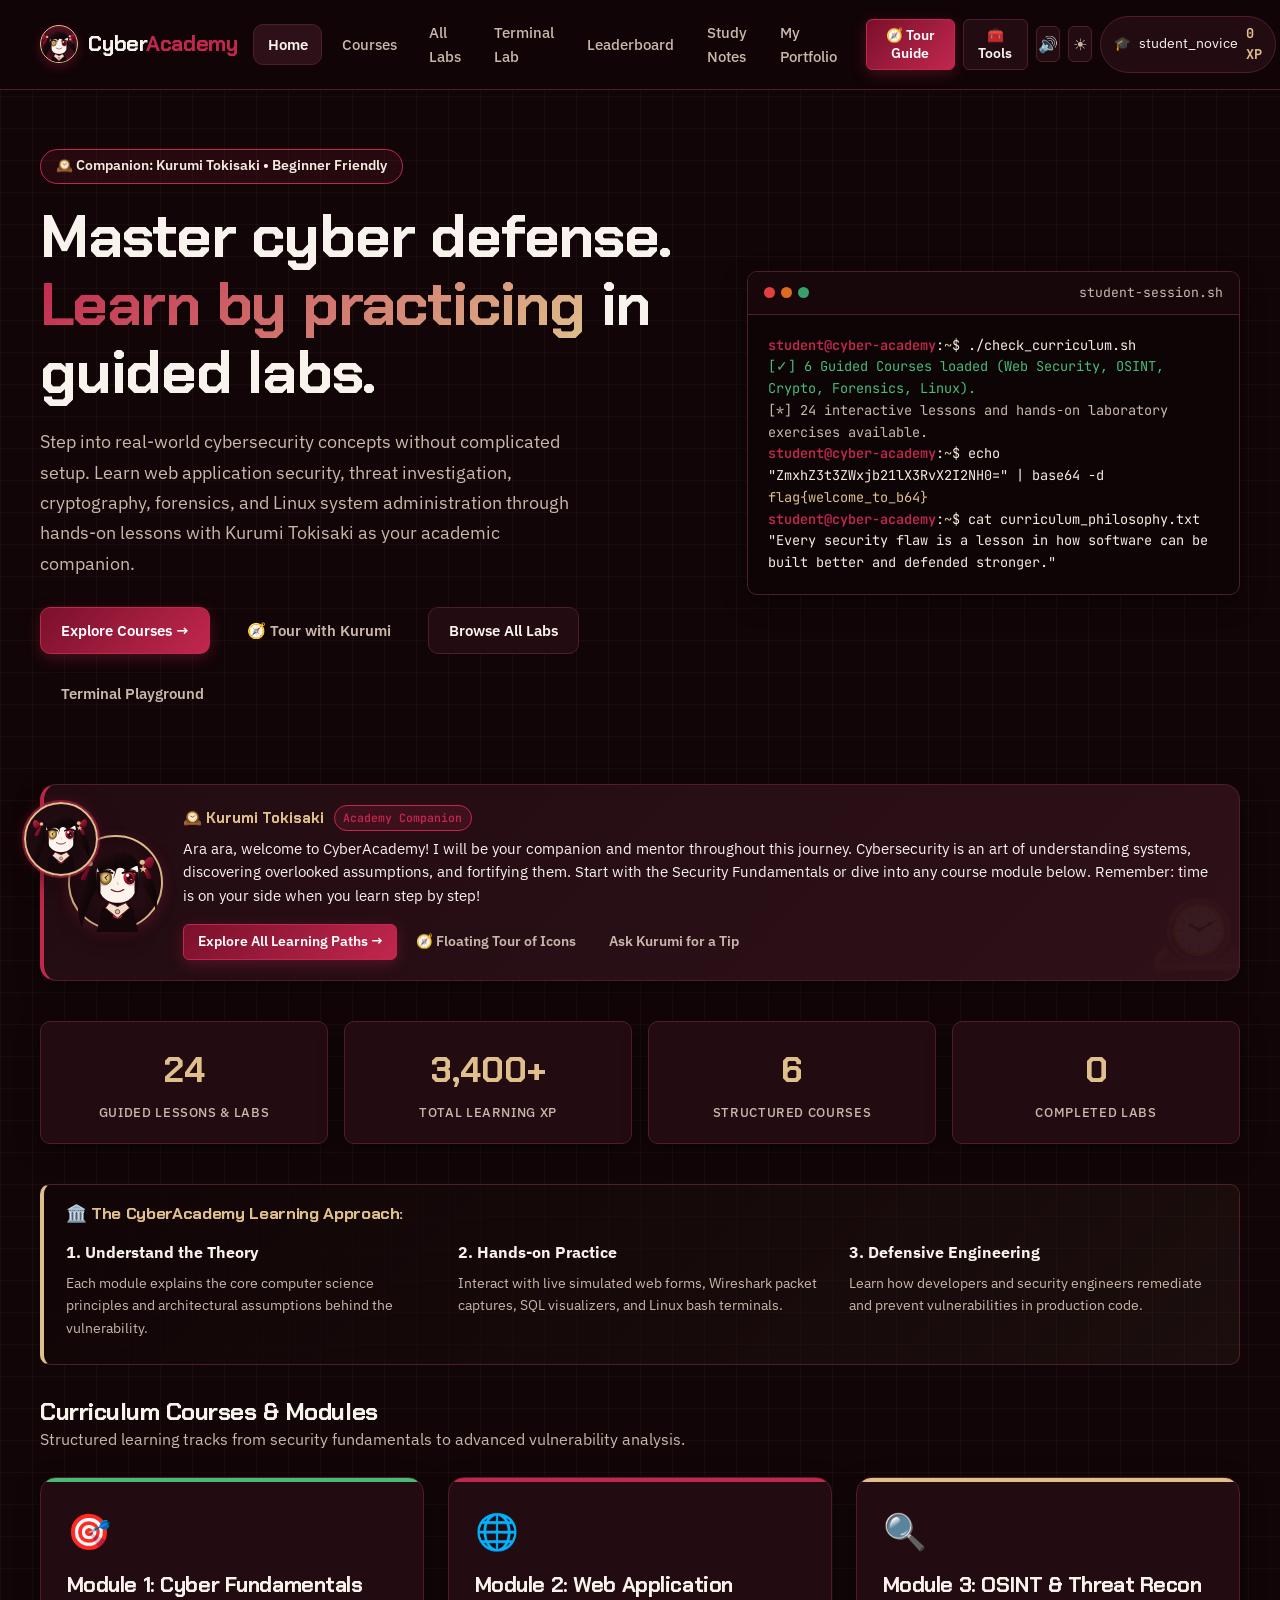
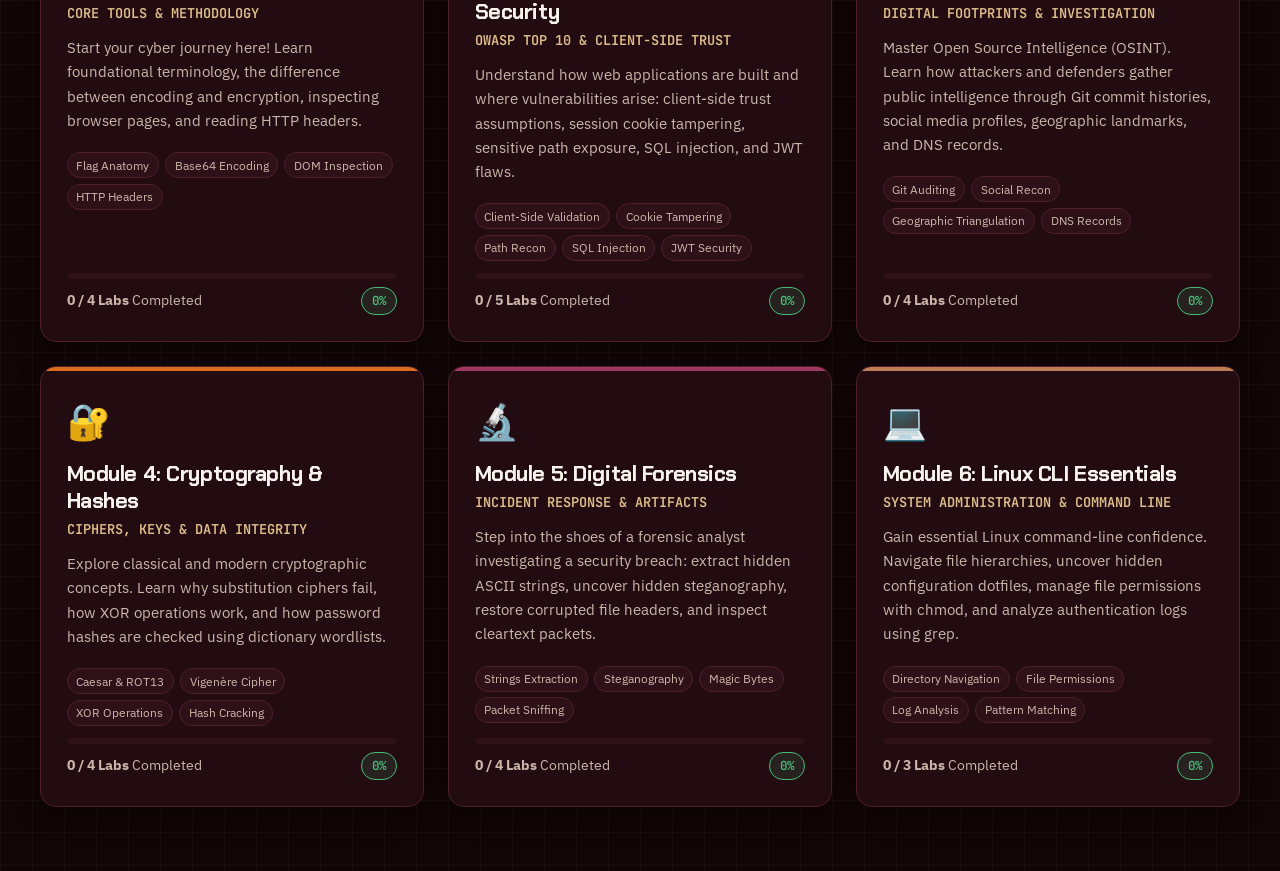
<file: ctf/index.html>
<!DOCTYPE html>
<html lang="en" data-theme="dark">
<head>
  <meta charset="utf-8">
  <meta name="viewport" content="width=device-width, initial-scale=1, viewport-fit=cover">
  <title>CyberAcademy — Learn Cybersecurity &amp; Secure Coding</title>
  <meta name="description" content="A hands-on cybersecurity learning platform featuring Kurumi Tokisaki as official mascot, structured courses, guided lessons, and simulated sandbox labs.">
  
  <!-- Fonts -->
  <link rel="preconnect" href="https://fonts.googleapis.com">
  <link rel="preconnect" href="https://fonts.gstatic.com" crossorigin>
  <link href="https://fonts.googleapis.com/css2?family=Chakra+Petch:wght@500;600;700&family=IBM+Plex+Sans:wght@400;500;600&family=JetBrains+Mono:wght@400;500;600;700&display=swap" rel="stylesheet">
  
  <!-- Main CSS -->
  <link rel="stylesheet" href="css/style.css">
</head>
<body>
  <!-- Hidden practice flag for source inspection -->
  <!-- practice flag: flag{view_source_is_your_friend} -->

  <!-- Top Navigation Header -->
  <header class="site-header">
    <div class="header-bar">
      <a class="brand" href="#home" title="CyberAcademy — Guided by Kurumi Tokisaki">
        <div class="brand-icon" id="brandMascotIcon">
          <!-- Mini Kurumi Avatar -->
          <span style="font-size:1.15rem;">🕰️</span>
        </div>
        <span>Cyber<span style="color:var(--accent-primary)">Academy</span></span>
      </a>

      <nav class="main-nav" id="mainNav">
        <a href="#home" data-route="home" class="active">Home</a>
        <a href="#rooms" data-route="rooms">Courses</a>
        <a href="#challenges" data-route="challenges">All Labs</a>
        <a href="#terminal" data-route="terminal">Terminal Lab</a>
        <a href="#scoreboard" data-route="scoreboard">Leaderboard</a>
        <a href="#learn" data-route="learn">Study Notes</a>
        <a href="#profile" data-route="profile">My Portfolio</a>
      </nav>

      <div class="header-actions">
        <button class="btn small primary" id="kurumiTourBtn" title="Let Kurumi float across icons and guide you through the platform">🧭 Tour Guide</button>
        <button class="btn small" id="openToolsBtn" title="Open Cyber Toolbelt">🧰 Tools</button>
        <button class="icon-btn" id="audioToggleBtn" title="Toggle Sound">🔊</button>
        <button class="icon-btn" id="themeToggleBtn" title="Toggle Light/Dark Theme">🌓</button>
        <div class="user-chip" id="userHeaderChip" title="View Student Profile">
          <span id="userChipAvatar">👤</span>
          <span id="userChipHandle">student_novice</span>
          <span class="pts" id="userChipPoints">0 XP</span>
        </div>
      </div>
    </div>
  </header>

  <!-- Main Viewports Router -->
  <main class="site-main">

    <!-- VIEW: HOME -->
    <section class="view-section active" id="view-home">
      <div class="hero-grid">
        <div>
          <div class="academy-pill">🕰️ Companion: Kurumi Tokisaki &bull; Beginner Friendly</div>
          <h1 class="hero-title">Master cyber defense.<br><span class="glow-text">Learn by practicing</span> in guided labs.</h1>
          <p class="hero-lead">Step into real-world cybersecurity concepts without complicated setup. Learn web application security, threat investigation, cryptography, forensics, and Linux system administration through hands-on lessons with Kurumi Tokisaki as your academic companion.</p>
          <div class="d-flex gap-2 flex-wrap">
            <a class="btn primary" href="#rooms">Explore Courses &rarr;</a>
            <button class="btn ghost" id="heroStartTourBtn" type="button" onclick="if(window.KurumiMascot&&window.KurumiMascot.startTour)window.KurumiMascot.startTour('academy');">🧭 Tour with Kurumi</button>
            <a class="btn" href="#challenges">Browse All Labs</a>
            <a class="btn ghost" href="#terminal">Terminal Playground</a>
          </div>
        </div>
        <div>
          <!-- Hero Terminal Simulation -->
          <div class="terminal-window">
            <div class="terminal-header">
              <div class="terminal-dots">
                <span class="dot red"></span>
                <span class="dot yellow"></span>
                <span class="dot green"></span>
              </div>
              <div class="terminal-title">student-session.sh</div>
            </div>
            <div class="terminal-body" style="min-height:220px; font-size:0.85rem;" id="heroTermOut">
              <span class="term-user">student@cyber-academy</span>:<span class="term-path">~</span>$ ./check_curriculum.sh<br>
              <span style="color:var(--color-success)">[✓] 6 Guided Courses loaded (Web Security, OSINT, Crypto, Forensics, Linux).</span><br>
              <span class="text-muted">[*] 24 interactive lessons and hands-on laboratory exercises available.</span><br>
              <span class="term-user">student@cyber-academy</span>:<span class="term-path">~</span>$ echo "ZmxhZ3t3ZWxjb21lX3RvX2I2NH0=" | base64 -d<br>
              <span style="color:var(--beige-gold)">flag{welcome_to_b64}</span><br>
              <span class="term-user">student@cyber-academy</span>:<span class="term-path">~</span>$ cat curriculum_philosophy.txt<br>
              <span>"Every security flaw is a lesson in how software can be built better and defended stronger."</span>
            </div>
          </div>
        </div>
      </div>

      <!-- Kurumi Mascot Welcome Card -->
      <div id="kurumiHeroCard"></div>

      <!-- Quick Platform Stats -->
      <div class="hero-stats-row">
        <div class="stat-card">
          <div class="stat-val" id="stat-challenges-count">24</div>
          <div class="stat-label">Guided Lessons &amp; Labs</div>
        </div>
        <div class="stat-card">
          <div class="stat-val" id="stat-points-count">3,400+</div>
          <div class="stat-label">Total Learning XP</div>
        </div>
        <div class="stat-card">
          <div class="stat-val">6</div>
          <div class="stat-label">Structured Courses</div>
        </div>
        <div class="stat-card">
          <div class="stat-val" id="stat-solves-count">0</div>
          <div class="stat-label">Completed Labs</div>
        </div>
      </div>

      <!-- Learning Methodology Banner -->
      <div class="callout concept mb-4">
        <h4>🏛️ The CyberAcademy Learning Approach:</h4>
        <div class="d-flex gap-3 flex-wrap mt-2">
          <div style="flex:1; min-width:240px;">
            <b>1. Understand the Theory</b>
            <p style="font-size:0.88rem; color:var(--text-muted);">Each module explains the core computer science principles and architectural assumptions behind the vulnerability.</p>
          </div>
          <div style="flex:1; min-width:240px;">
            <b>2. Hands-on Practice</b>
            <p style="font-size:0.88rem; color:var(--text-muted);">Interact with live simulated web forms, Wireshark packet captures, SQL visualizers, and Linux bash terminals.</p>
          </div>
          <div style="flex:1; min-width:240px;">
            <b>3. Defensive Engineering</b>
            <p style="font-size:0.88rem; color:var(--text-muted);">Learn how developers and security engineers remediate and prevent vulnerabilities in production code.</p>
          </div>
        </div>
      </div>

      <!-- Course Curriculum Highlights -->
      <div class="mt-4">
        <h2>Curriculum Courses &amp; Modules</h2>
        <p class="text-muted">Structured learning tracks from security fundamentals to advanced vulnerability analysis.</p>
        <div class="rooms-grid mt-2" id="homeRoomsPreview"></div>
      </div>
    </section>

    <!-- VIEW: COURSES / ROOMS -->
    <section class="view-section" id="view-rooms">
      <div class="page-head">
        <div>
          <h1>Curriculum Courses</h1>
          <p>Choose a learning track to build your cybersecurity knowledge step-by-step. Each module includes guided lessons, interactive labs, and defensive best practices.</p>
        </div>
      </div>
      <!-- Kurumi Course Companion Card -->
      <div id="kurumiCoursesCard" class="mb-3"></div>
      <div class="rooms-grid" id="roomsListGrid"></div>
    </section>

    <!-- VIEW: ALL LABS -->
    <section class="view-section" id="view-challenges">
      <div class="page-head">
        <div>
          <h1>Interactive Labs Library</h1>
          <p>Hands-on sandbox exercises. Click any lesson to view the theoretical concept, launch the simulated target, and verify your lab completion.</p>
        </div>
        <div class="d-flex align-center gap-2">
          <span class="text-muted" id="boardSummaryText">0 / 24 Completed &bull; 0 XP</span>
        </div>
      </div>

      <!-- Category Filter Tabs -->
      <div class="board-filters" id="boardFilters">
        <button class="filter-btn active" data-filter="all">All Labs</button>
        <button class="filter-btn" data-filter="practice">🎯 Module 1: Fundamentals</button>
        <button class="filter-btn" data-filter="web">🌐 Module 2: Web Security</button>
        <button class="filter-btn" data-filter="osint">🔍 Module 3: OSINT &amp; Recon</button>
        <button class="filter-btn" data-filter="crypto">🔐 Module 4: Cryptography</button>
        <button class="filter-btn" data-filter="forensics">🔬 Module 5: Forensics</button>
        <button class="filter-btn" data-filter="terminal">💻 Module 6: Linux CLI</button>
        <button class="filter-btn" data-filter="unsolved">⏳ Incomplete Labs</button>
      </div>

      <!-- Challenges/Labs Grid -->
      <div class="challenges-grid" id="challengesGrid"></div>
    </section>

    <!-- VIEW: INTERACTIVE TERMINAL -->
    <section class="view-section" id="view-terminal">
      <div class="page-head">
        <div>
          <h1>Linux Terminal Playground</h1>
          <p>A full virtual bash sandbox running directly in your browser. Practice file exploration, inspection of dotfiles, and log analysis without installing any software.</p>
        </div>
        <button class="btn small" id="termQuickHelpBtn">Quick Commands Reference</button>
      </div>
      <!-- Kurumi Terminal Companion Note -->
      <div id="kurumiTerminalCard" class="mb-3"></div>
      <div id="main-terminal-container"></div>
    </section>

    <!-- VIEW: SCOREBOARD / LEADERBOARD -->
    <section class="view-section" id="view-scoreboard">
      <div class="page-head">
        <div>
          <h1>Class Leaderboard</h1>
          <p>Track your learning progress and XP against other students. Completed labs and XP are automatically saved to your profile.</p>
        </div>
      </div>
      <div id="kurumiLeaderboardCard" class="mb-3"></div>
      <div style="overflow-x:auto;">
        <table class="scoreboard-table">
          <thead>
            <tr>
              <th style="width:80px;">Rank</th>
              <th>Student</th>
              <th>Skill Level</th>
              <th>Labs Completed</th>
              <th>Learning XP</th>
            </tr>
          </thead>
          <tbody id="scoreboardBody"></tbody>
        </table>
      </div>
    </section>

    <!-- VIEW: STUDY NOTES / LEARN -->
    <section class="view-section" id="view-learn">
      <div class="page-head">
        <div>
          <h1>Course Notes &amp; Defense Manual</h1>
          <p>Structured reference notes, vulnerability causes, and code-level remediation steps for students reviewing concepts.</p>
        </div>
      </div>
      <div id="guideContent"></div>
    </section>

    <!-- VIEW: STUDENT PORTFOLIO / PROFILE -->
    <section class="view-section" id="view-profile">
      <div class="page-head">
        <div>
          <h1>Student Learning Portfolio</h1>
          <p>Review your earned skill certificates, track course completion rates, and export your learning progress backup.</p>
        </div>
      </div>
      <div class="profile-grid">
        <!-- Profile Card -->
        <div class="profile-card">
          <div class="profile-avatar-large" id="profAvatar">🎓</div>
          <h2 id="profHandle">student_novice</h2>
          <div class="rank-pill" id="profRank">Security Apprentice</div>
          <div class="mb-3">
            <div class="d-flex justify-between text-muted" style="font-size:0.85rem; margin-bottom:0.3rem;">
              <span>Curriculum Progress</span>
              <span id="profProgressPct">0%</span>
            </div>
            <div class="room-progress-bar">
              <div class="room-progress-fill" id="profProgressBar" style="width:0%;"></div>
            </div>
          </div>
          <div class="d-flex justify-between text-left text-muted mb-3" style="font-size:0.9rem;">
            <span>Earned XP: <b style="color:var(--beige-gold)" id="profScore">0 XP</b></span>
            <span>Completed: <b style="color:var(--color-success)" id="profSolved">0 / 24</b></span>
          </div>

          <!-- Kurumi Portfolio Comment -->
          <div id="kurumiProfileCard" class="mb-3"></div>

          <!-- Edit Handle Form -->
          <form id="profileForm" class="text-left mt-3">
            <label style="font-size:0.85rem; font-weight:600; display:block; margin-bottom:0.4rem;">Student Name / Handle</label>
            <input type="text" id="profHandleInput" class="form-input mb-2" maxlength="20">
            <button type="submit" class="btn primary small" style="width:100%;">Update Profile</button>
          </form>

          <!-- Export / Import / Reset -->
          <div class="mt-4 pt-3" style="border-top:1px solid var(--border-color);">
            <div class="d-flex gap-1 justify-center flex-wrap">
              <button class="btn small" id="exportProgressBtn" title="Download backup JSON">💾 Export</button>
              <button class="btn small" id="importProgressBtn" title="Restore from JSON">📂 Import</button>
              <button class="btn small" id="resetProgressBtn" style="color:var(--color-danger);" title="Clear saved progress">⚠️ Reset</button>
              <input type="file" id="importFileInput" accept=".json" style="display:none;">
            </div>
          </div>
        </div>

        <!-- Badges & Achievements Showcase -->
        <div>
          <h2>Earned Skill Badges &amp; Certifications</h2>
          <p class="text-muted">Earn verified skill badges as you complete courses and master offensive and defensive concepts.</p>
          <div class="achievements-grid" id="achievementsGrid"></div>
        </div>
      </div>
    </section>

  </main>

  <!-- Guided Lesson & Lab Modal Dialog -->
  <dialog id="chal-dialog" class="chal-dialog">
    <div class="dialog-content">
      <div class="dialog-header">
        <div>
          <div class="d-flex gap-1 align-center flex-wrap mb-1" id="chalMetaBadges"></div>
          <h2 id="chalTitle">Lesson Title</h2>
        </div>
        <div class="d-flex gap-1 align-center">
          <button class="btn tiny ghost" id="chalTourBtn" type="button" title="Let Kurumi float across this lab's tabs & icons" onclick="if(window.KurumiMascot&&window.KurumiMascot.startTour)window.KurumiMascot.startTour('lab');">🧭 Tour Lab</button>
          <button class="icon-btn" id="chalCloseBtn" aria-label="Close dialog">✕</button>
        </div>
      </div>

      <!-- Kurumi Modal Companion Speech Box & Live Step Guide -->
      <div class="kurumi-modal-companion" id="kurumiModalCompanion">
        <div class="kurumi-modal-companion-avatar" id="kurumiModalAvatar"></div>
        <div class="kurumi-modal-companion-content">
          <div class="kurumi-modal-companion-header">
            <span class="kurumi-guide-step-badge" id="kurumiGuideStepBadge">🕰️ Step 1 of 4: Threat Concept</span>
            <span class="kurumi-guide-status-tag" id="kurumiGuideStatusTag">📖 Reading Theory</span>
          </div>
          <p class="kurumi-modal-companion-text" id="kurumiModalText">Ara ara, welcome to this lesson. Let us understand the security concept together.</p>
          <div class="kurumi-modal-companion-actions" id="kurumiModalActions">
            <button class="btn tiny primary" id="kurumiGuideNextBtn" type="button">Next Step 🐾</button>
            <button class="btn tiny ghost" id="kurumiGuideExplainBtn" type="button">Guide Me 💡</button>
            <button class="btn tiny ghost" id="kurumiGuideFocusBtn" type="button">Highlight Sandbox 🎯</button>
          </div>
        </div>
      </div>

      <!-- Educational Lesson Navigation Tabs -->
      <div class="lesson-tabs" role="tablist">
        <button class="lesson-tab-btn active" data-tab="concept">📖 1. Concept &amp; Theory</button>
        <button class="lesson-tab-btn" data-tab="lab">🧪 2. Guided Lab</button>
        <button class="lesson-tab-btn" data-tab="defense">🛡️ 3. How to Defend</button>
        <button class="lesson-tab-btn" data-tab="check">🏁 4. Lab Check</button>
      </div>

      <!-- TAB 1: Concept & Theory -->
      <div class="lesson-tab-content active" id="tabContent-concept">
        <div id="chalConceptBody"></div>
        <div class="callout realworld mt-3" id="chalRealWorldBody"></div>
        <div class="mt-3 text-right">
          <button class="btn primary small" onclick="window.App.switchLessonTab('lab')">Proceed to Guided Lab &rarr;</button>
        </div>
      </div>

      <!-- TAB 2: Interactive Lab Target -->
      <div class="lesson-tab-content" id="tabContent-lab">
        <div class="callout guide" id="chalLabGuideBody"></div>
        <div id="chalBody" class="mb-3"></div>

        <!-- Hint Accordion -->
        <details class="hint-box" id="chalHintDetails">
          <summary>💡 Need an instructor hint?</summary>
          <div class="hint-content" id="chalHintText"></div>
        </details>
        
        <div class="d-flex justify-between align-center mt-3">
          <button class="btn ghost small" onclick="window.App.switchLessonTab('concept')">&larr; Back to Theory</button>
          <button class="btn primary small" onclick="window.App.switchLessonTab('check')">Submit Lab Flag &rarr;</button>
        </div>
      </div>

      <!-- TAB 3: Defensive Remediation -->
      <div class="lesson-tab-content" id="tabContent-defense">
        <div class="callout defense" id="chalDefenseBody"></div>
        <div class="mt-3 text-right">
          <button class="btn primary small" onclick="window.App.switchLessonTab('check')">Go to Lab Check &rarr;</button>
        </div>
      </div>

      <!-- TAB 4: Lab Completion Check -->
      <div class="lesson-tab-content" id="tabContent-check">
        <div class="callout concept mb-3">
          <h4>🏁 Lab Completion Verification</h4>
          <p>Once you discover the secret flag token in the lab target, paste it below to record your completion and earn course XP.</p>
        </div>

        <form class="flag-form" id="flagSubmitForm">
          <input type="text" class="form-input flag-input" id="flagInput" placeholder="flag{...}" autocomplete="off" spellcheck="false" required>
          <button type="submit" class="btn primary">Verify Completion</button>
        </form>
        <div id="flagFeedbackMsg" class="status-msg mt-2" style="display:none;"></div>

        <div class="d-flex justify-between align-center mt-3 pt-2 text-muted" style="font-size:0.85rem; border-top:1px solid var(--border-color);">
          <button type="button" class="btn ghost small" id="chalGuideLink">📖 View Course Study Notes</button>
          <span id="chalSolveStatusText"></span>
        </div>
      </div>

    </div>
  </dialog>

  <!-- Cyber Toolbelt Dialog -->
  <dialog id="tools-dialog" class="chal-dialog" style="max-width:680px;">
    <div class="dialog-content">
      <div class="dialog-header">
        <div>
          <div class="badge medium mb-1">🛠️ Offline Cyber Toolbelt</div>
          <h2>Encoder, Decoder &amp; Hash Analyzer</h2>
        </div>
        <button class="icon-btn" id="toolsCloseBtn">✕</button>
      </div>

      <div class="form-group mb-2">
        <label style="font-weight:600; font-size:0.88rem; display:block; margin-bottom:0.3rem;">Input Text or Ciphertext:</label>
        <textarea id="toolInputText" class="form-input mono" rows="3" placeholder="Paste Base64, Hex, Binary, ROT13, or Hash here..."></textarea>
      </div>

      <div class="d-flex gap-1 flex-wrap mb-3">
        <button class="btn small" id="toolB64Dec">Base64 Decode</button>
        <button class="btn small" id="toolB64Enc">Base64 Encode</button>
        <button class="btn small" id="toolHexDec">Hex Decode</button>
        <button class="btn small" id="toolHexEnc">Hex Encode</button>
        <button class="btn small" id="toolRot13">ROT13</button>
        <button class="btn small" id="toolUrlDec">URL Decode</button>
        <button class="btn small" id="toolIdentify">🔍 Identify Format</button>
        <button class="btn small" id="toolHashSha256">SHA-256</button>
      </div>

      <div class="form-group">
        <label style="font-weight:600; font-size:0.88rem; display:block; margin-bottom:0.3rem;">Output Result:</label>
        <div id="toolOutputResult" class="code-banner text-left" style="min-height:70px; white-space:pre-wrap;">Output will appear here...</div>
      </div>
    </div>
  </dialog>

  <!-- Toast Notification Container -->
  <div class="toast-container" id="toastContainer"></div>

  <!-- Confetti Canvas -->
  <canvas id="confetti-canvas"></canvas>

  <!-- Application Scripts -->
  <script src="js/audio.js"></script>
  <script src="js/tools.js"></script>
  <script src="js/mascot.js"></script>
  <script src="js/challenges.js"></script>
  <script src="js/terminal.js"></script>
  <script src="js/app.js"></script>
</body>
</html>
</file>
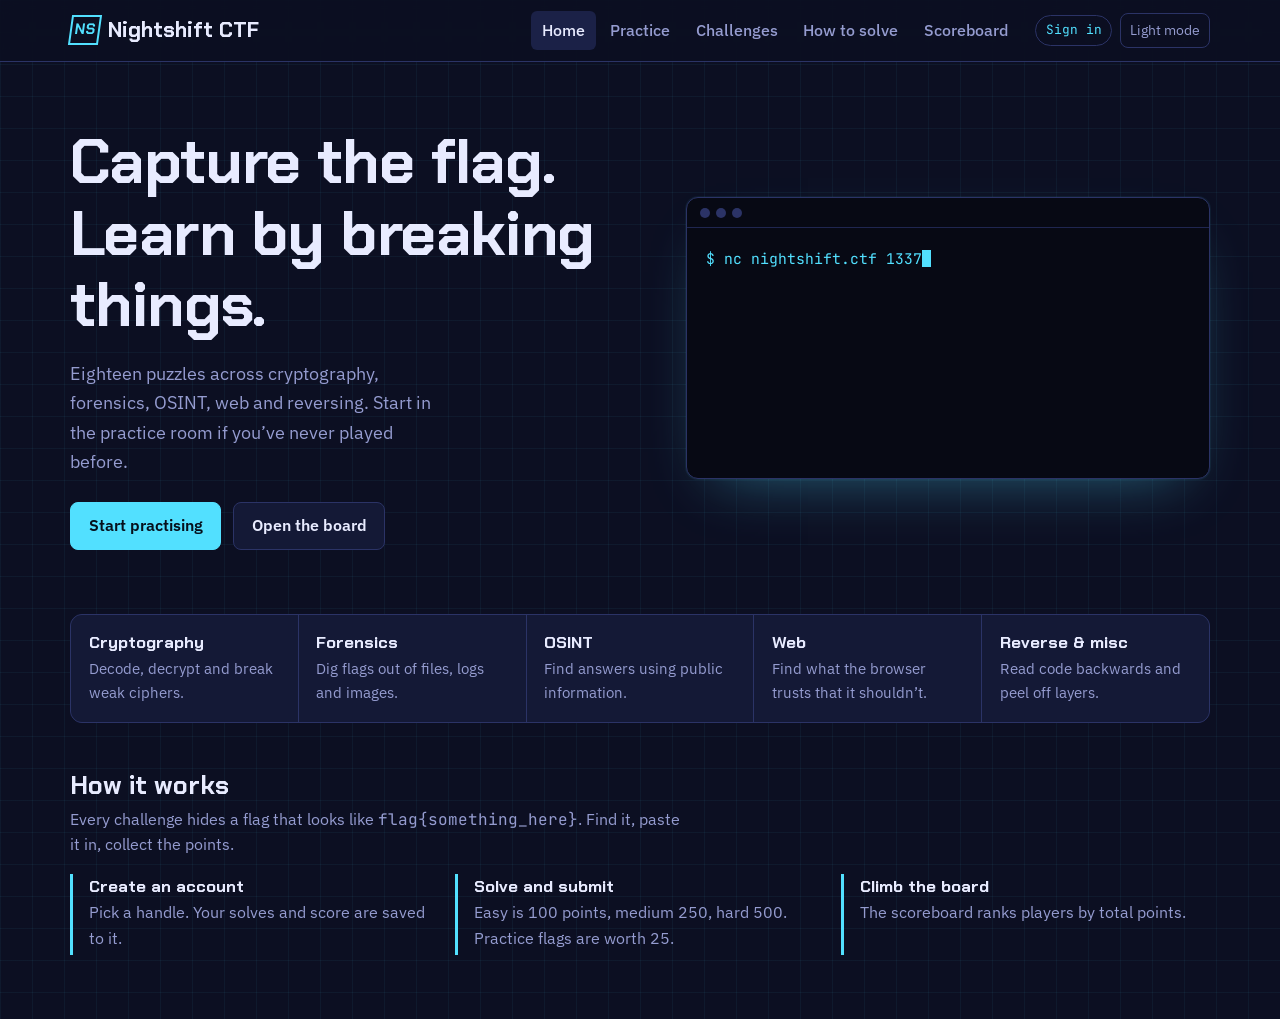
<file: ctf/Nightshift CTF.html>
<!DOCTYPE html>
<html lang="en">
<head>
<meta charset="utf-8">
<meta name="viewport" content="width=device-width, initial-scale=1, viewport-fit=cover">
<title>Nightshift CTF</title>
<link rel="preconnect" href="https://fonts.googleapis.com">
<link rel="preconnect" href="https://fonts.gstatic.com" crossorigin>
<link href="https://fonts.googleapis.com/css2?family=Chakra+Petch:wght@500;600;700&family=IBM+Plex+Sans:wght@400;500;600&family=JetBrains+Mono:wght@400;600&display=swap" rel="stylesheet">
<style>
:root{
  --bg:#0c0f22;--panel:#141936;--panel-2:#1b2147;--line:#2b3366;
  --text:#e8ebff;--muted:#959cd0;--cyan:#52e0ff;--pink:#ff5fa8;
  --easy:#5fe3a1;--med:#ffc65c;--hard:#ff6b7d;--prac:#a99cff;
  --on-accent:#06101c;--grid:rgba(82,224,255,.05);
  color-scheme:dark;
}
@media (prefers-color-scheme: dark){
  :root:not([data-theme="light"]){
    --bg:#0c0f22;--panel:#141936;--panel-2:#1b2147;--line:#2b3366;
    --text:#e8ebff;--muted:#959cd0;--cyan:#52e0ff;--pink:#ff5fa8;
    --easy:#5fe3a1;--med:#ffc65c;--hard:#ff6b7d;--prac:#a99cff;
    --on-accent:#06101c;--grid:rgba(82,224,255,.05);color-scheme:dark;
  }
}
:root[data-theme="dark"]{
  --bg:#0c0f22;--panel:#141936;--panel-2:#1b2147;--line:#2b3366;
  --text:#e8ebff;--muted:#959cd0;--cyan:#52e0ff;--pink:#ff5fa8;
  --easy:#5fe3a1;--med:#ffc65c;--hard:#ff6b7d;--prac:#a99cff;
  --on-accent:#06101c;--grid:rgba(82,224,255,.05);color-scheme:dark;
}
:root[data-theme="light"]{
  --bg:#f2f3fb;--panel:#ffffff;--panel-2:#e8eaf8;--line:#cdd2ee;
  --text:#161a3a;--muted:#555c8a;--cyan:#0072a3;--pink:#c0166a;
  --easy:#137447;--med:#865600;--hard:#b0223a;--prac:#5b47c9;
  --on-accent:#ffffff;--grid:rgba(0,114,163,.05);color-scheme:light;
}
:root{box-sizing:border-box;padding-top:env(safe-area-inset-top,0px);padding-bottom:env(safe-area-inset-bottom,0px)}
html{scroll-padding-top:calc(env(safe-area-inset-top,0px) + 72px)}
*,*::before,*::after{box-sizing:inherit}
body{
  margin:0;background:var(--bg);color:var(--text);
  font:400 1rem/1.6 "IBM Plex Sans",system-ui,-apple-system,"Segoe UI",sans-serif;
  background-image:linear-gradient(var(--grid) 1px,transparent 1px),linear-gradient(90deg,var(--grid) 1px,transparent 1px);
  background-size:32px 32px;min-height:100%;
}
body::before{content:"";position:fixed;inset:0 0 auto;height:env(safe-area-inset-top,0px);z-index:30;background:var(--bg)}
h1,h2,h3,.brand{font-family:"Chakra Petch","IBM Plex Sans",system-ui,sans-serif;line-height:1.15;margin:0}
code,pre,.mono,input.flag{font-family:"JetBrains Mono",ui-monospace,SFMono-Regular,Menlo,Consolas,monospace}
a{color:var(--cyan)}
img{max-width:100%}
button,input,textarea,select{font:inherit;color:inherit}
:focus-visible{outline:2px solid var(--cyan);outline-offset:2px}

/* header */
header{position:sticky;top:env(safe-area-inset-top,0px);z-index:20;background:color-mix(in srgb,var(--bg) 88%,transparent);backdrop-filter:blur(8px);border-bottom:1px solid var(--line)}
.bar{max-width:1180px;margin:0 auto;display:flex;align-items:center;gap:1rem;padding:.7rem 1.25rem;flex-wrap:wrap}
.brand{font-size:1.35rem;font-weight:700;text-decoration:none;color:var(--text);display:flex;align-items:center;gap:.5rem}
.brand .mark{display:inline-grid;place-items:center;width:30px;height:30px;border:2px solid var(--cyan);color:var(--cyan);font-size:.95rem;transform:skewX(-8deg)}
nav{display:flex;gap:.2rem;flex-wrap:wrap;margin-left:auto}
nav a{color:var(--muted);text-decoration:none;padding:.4rem .7rem;border-radius:6px;font-weight:500}
nav a:hover{color:var(--text)}
nav a[aria-current="page"]{color:var(--text);background:var(--panel-2)}
.who{display:flex;gap:.5rem;align-items:center}
.chip{font-family:"JetBrains Mono",monospace;font-size:.8rem;padding:.25rem .6rem;border:1px solid var(--line);border-radius:999px;color:var(--muted)}
.chip b{color:var(--cyan);font-weight:600}
.iconbtn{background:none;font-size:.85rem;border:1px solid var(--line);border-radius:8px;padding:.35rem .55rem;cursor:pointer;color:var(--muted)}
.iconbtn:hover{color:var(--text)}

main{max-width:1180px;margin:0 auto;padding:2rem 1.25rem 4rem}
section.view{display:none}
section.view.active{display:block}

.btn{display:inline-flex;align-items:center;gap:.4rem;padding:.65rem 1.1rem;border-radius:8px;border:1px solid var(--line);background:var(--panel);color:var(--text);cursor:pointer;font-weight:600;text-decoration:none}
.btn:hover{border-color:var(--cyan)}
.btn.primary{background:var(--cyan);border-color:var(--cyan);color:var(--on-accent)}
.btn.primary:hover{filter:brightness(1.08)}
.btn.small{padding:.4rem .75rem;font-size:.9rem}

/* hero */
.hero{display:grid;grid-template-columns:1.1fr 1fr;gap:2.5rem;align-items:center;padding:2rem 0 3rem}
.hero h1{font-size:clamp(2.4rem,5vw,3.9rem);font-weight:700;letter-spacing:-.01em}
.hero h1 .glitch{position:relative;display:inline-block}
.hero p.lede{color:var(--muted);font-size:1.15rem;max-width:34ch;margin:1.1rem 0 1.6rem}
.cta{display:flex;gap:.75rem;flex-wrap:wrap}
.term{background:#070914;border:1px solid var(--line);border-radius:12px;overflow:hidden;box-shadow:0 0 0 1px rgba(82,224,255,.06),0 24px 60px -30px rgba(82,224,255,.45)}
:root[data-theme="light"] .term{background:#121633}
.term .top{display:flex;gap:6px;padding:.6rem .8rem;border-bottom:1px solid #1f2650}
.term .top i{width:10px;height:10px;border-radius:50%;background:#2b3366}
.term pre{margin:0;padding:1.1rem 1.2rem;min-height:250px;color:#cfd6ff;font-size:.92rem;line-height:1.75;white-space:pre-wrap;word-break:break-word}
.term .p{color:#52e0ff}.term .o{color:#8f97c9}.term .f{color:#5fe3a1}
.caret{display:inline-block;width:.6em;height:1.1em;background:#52e0ff;vertical-align:-.2em;animation:blink 1s steps(1) infinite}
@keyframes blink{50%{opacity:0}}

.cats{display:grid;grid-template-columns:repeat(5,1fr);gap:1px;background:var(--line);border:1px solid var(--line);border-radius:12px;overflow:hidden;margin-top:1rem}
.cats div{background:var(--panel);padding:1.1rem}
.cats h3{font-size:1.05rem;margin-bottom:.3rem}
.cats p{margin:0;color:var(--muted);font-size:.92rem}
.home-sec{margin-top:3rem}
.home-sec h2{font-size:1.6rem;margin-bottom:.4rem}
.home-sec > p{color:var(--muted);margin:0 0 1rem;max-width:62ch}
.steps{display:grid;grid-template-columns:repeat(3,1fr);gap:1rem}
.steps div{border-left:3px solid var(--cyan);padding:.2rem 0 .2rem 1rem}
.steps h3{font-size:1.05rem;margin-bottom:.25rem}
.steps p{margin:0;color:var(--muted)}

/* page head */
.phead{display:flex;justify-content:space-between;align-items:flex-end;gap:1rem;flex-wrap:wrap;margin-bottom:1.5rem}
.phead h1{font-size:clamp(2rem,4vw,2.8rem)}
.phead p{color:var(--muted);margin:.4rem 0 0;max-width:60ch}

/* auth */
.auth{max-width:440px;margin:1rem auto;background:var(--panel);border:1px solid var(--line);border-radius:14px;padding:1.6rem}
.tabs{display:grid;grid-template-columns:1fr 1fr;background:var(--panel-2);border-radius:9px;padding:4px;margin-bottom:1.3rem}
.tabs button{background:none;border:0;padding:.55rem;border-radius:7px;cursor:pointer;color:var(--muted);font-weight:600}
.tabs button[aria-selected="true"]{background:var(--panel);color:var(--text)}
label{display:block;font-weight:500;margin:.9rem 0 .35rem;font-size:.95rem}
.field{width:100%;padding:.65rem .8rem;border-radius:8px;border:1px solid var(--line);background:var(--bg);color:var(--text)}
.field:focus{border-color:var(--cyan);outline:none}
.help{color:var(--muted);font-size:.85rem;margin-top:.3rem}
.msg{margin-top:1rem;font-size:.95rem;min-height:1.4em}
.msg.err{color:var(--hard)}.msg.ok{color:var(--easy)}
.auth .btn{width:100%;justify-content:center;margin-top:1.2rem}
.signed{text-align:center}
.signed h2{font-size:1.5rem;margin-bottom:.4rem}

/* board */
.summary{display:flex;gap:1.5rem;flex-wrap:wrap;margin-bottom:1.2rem;color:var(--muted)}
.summary b{color:var(--text);font-family:"Chakra Petch",sans-serif;font-size:1.4rem;margin-right:.3rem}
.board-wrap{overflow-x:auto;border:1px solid var(--line);border-radius:14px;background:var(--panel)}
.board{display:grid;grid-template-columns:110px repeat(5,minmax(170px,1fr));min-width:960px}
.board .hd{padding:1rem;border-bottom:1px solid var(--line);font-family:"Chakra Petch",sans-serif;font-weight:600;font-size:1.05rem}
.board .hd small{display:block;color:var(--muted);font-family:"IBM Plex Sans",sans-serif;font-weight:400;font-size:.82rem}
.board .lv{padding:1rem;display:flex;flex-direction:column;justify-content:center;border-right:1px solid var(--line);font-weight:600}
.board .lv span{font-family:"JetBrains Mono",monospace;font-size:.8rem;color:var(--muted);font-weight:400}
.lv.easy{color:var(--easy)}.lv.medium{color:var(--med)}.lv.hard{color:var(--hard)}
.cell{padding:.6rem}
.board .row-line{grid-column:1/-1;height:1px;background:var(--line)}
.tile{width:100%;height:100%;min-height:112px;text-align:left;background:var(--panel-2);border:1px solid transparent;border-radius:10px;padding:.85rem;cursor:pointer;display:flex;flex-direction:column;gap:.35rem;transition:border-color .15s,transform .15s}
.tile:hover{border-color:var(--lvl);transform:translateY(-2px)}
.tile .pts{font-family:"Chakra Petch",sans-serif;font-size:1.5rem;font-weight:700;color:var(--lvl)}
.tile .t{font-weight:600}
.tile.solved{background:transparent;border:1px dashed var(--lvl)}
.tile.solved .pts::after{content:" ✓ solved";font-size:.8rem;font-family:"IBM Plex Sans",sans-serif;font-weight:600}
.tile[data-level="easy"]{--lvl:var(--easy)}.tile[data-level="medium"]{--lvl:var(--med)}.tile[data-level="hard"]{--lvl:var(--hard)}.tile[data-level="practice"]{--lvl:var(--prac)}
@media (prefers-reduced-motion:reduce){.tile,.tile:hover{transition:none;transform:none}.caret{animation:none}}

/* practice */
.prac-grid{display:grid;grid-template-columns:1.2fr 1fr;gap:2rem;align-items:start}
.lesson ol{padding-left:1.3rem;margin:0}
.lesson li{margin-bottom:1.1rem}
.lesson li h3{font-size:1.1rem;margin-bottom:.25rem}
.lesson li p{margin:.2rem 0;color:var(--muted)}
.prac-list{display:flex;flex-direction:column;gap:.8rem}
.prac-list .tile{min-height:0}
.toolbox{margin-top:1.5rem;background:var(--panel);border:1px solid var(--line);border-radius:12px;padding:1.2rem}
.toolbox h3{font-size:1.1rem;margin-bottom:.5rem}
.toolbox ul{margin:0;padding-left:1.1rem;color:var(--muted)}
.toolbox li{margin:.3rem 0}
.toolbox li b{color:var(--text)}

/* learn */
.learn{display:grid;grid-template-columns:220px 1fr;gap:2.5rem;align-items:start}
.toc{position:sticky;top:calc(env(safe-area-inset-top,0px) + 84px);display:flex;flex-direction:column;gap:.2rem}
.toc button{background:none;border:0;text-align:left;padding:.35rem .6rem;color:var(--muted);cursor:pointer;border-radius:6px}
.toc button:hover{color:var(--text);background:var(--panel-2)}
.prose{max-width:76ch}
.prose h2{font-size:1.6rem;margin:2.2rem 0 .6rem}
.prose h2:first-child{margin-top:0}
.prose p,.prose li{color:color-mix(in srgb,var(--text) 86%,var(--muted))}
.prose code{background:var(--panel-2);padding:.1em .35em;border-radius:4px;font-size:.9em}
.prose pre,.chal pre{background:var(--panel-2);border:1px solid var(--line);border-radius:8px;padding:.85rem 1rem;overflow-x:auto;font-size:.85rem;line-height:1.55;margin:.8rem 0}
.wu{border:1px solid var(--line);border-radius:10px;margin:.7rem 0;background:var(--panel)}
.wu summary{cursor:pointer;padding:.85rem 1rem;display:flex;gap:.7rem;align-items:center;list-style:none;font-weight:600}
.wu summary::-webkit-details-marker{display:none}
.wu summary::before{content:"+";font-family:"JetBrains Mono",monospace;color:var(--cyan);width:1ch}
.wu[open] summary::before{content:"−"}
.wu .body{padding:0 1.1rem 1rem 2.6rem}
.lvl-tag{font-family:"JetBrains Mono",monospace;font-size:.75rem;padding:.12rem .5rem;border-radius:999px;border:1px solid currentColor;font-weight:400}
.lvl-tag.easy{color:var(--easy)}.lvl-tag.medium{color:var(--med)}.lvl-tag.hard{color:var(--hard)}.lvl-tag.practice{color:var(--prac)}
.spoiler{margin-top:.6rem}
.spoiler button{background:none;border:1px dashed var(--line);color:var(--muted);padding:.35rem .7rem;border-radius:6px;cursor:pointer}
.spoiler code.answer{display:none}
.spoiler.shown code.answer{display:inline}
.spoiler.shown button{display:none}

/* scoreboard */
.scores{width:100%;border-collapse:collapse;background:var(--panel);border:1px solid var(--line);border-radius:12px;overflow:hidden}
.scores th,.scores td{padding:.8rem 1rem;text-align:left;border-bottom:1px solid var(--line)}
.scores th{color:var(--muted);font-weight:500;font-size:.9rem}
.scores td.rank{font-family:"Chakra Petch",sans-serif;font-weight:700;font-size:1.2rem;width:70px}
.scores tr.top1 td.rank{color:var(--med)}.scores tr.top2 td.rank{color:#c9d1ff}.scores tr.top3 td.rank{color:#e3a06b}
.scores tr.me td{background:color-mix(in srgb,var(--cyan) 10%,transparent)}
.scores td.num{font-family:"JetBrains Mono",monospace}
.you{font-size:.75rem;color:var(--cyan);margin-left:.4rem}
.empty{padding:2rem;text-align:center;color:var(--muted);background:var(--panel);border:1px dashed var(--line);border-radius:12px}
.src{color:var(--muted);font-size:.9rem;margin-top:.8rem}

/* modal */
dialog{border:1px solid var(--line);border-radius:14px;background:var(--panel);color:var(--text);padding:0;width:min(720px,calc(100vw - 2rem));max-height:calc(100dvh - 2rem - env(safe-area-inset-top,0px) - env(safe-area-inset-bottom,0px))}
dialog::backdrop{background:rgba(5,7,18,.7);backdrop-filter:blur(3px)}
.chal{padding:1.5rem 1.6rem 1.6rem}
.chal .meta{display:flex;gap:.5rem;align-items:center;flex-wrap:wrap;margin-bottom:.6rem;color:var(--muted);font-size:.9rem}
.chal h2{font-size:1.8rem;margin-bottom:.8rem}
.chal .close{float:right;margin:-.4rem -.4rem 0 0}
.chal .desc p{margin:.5rem 0}
.widget{background:var(--bg);border:1px solid var(--line);border-radius:10px;padding:1rem;margin:1rem 0}
.widget .row{display:flex;gap:.5rem;flex-wrap:wrap}
.widget .row .field{flex:1;min-width:180px}
.widget .out{margin-top:.6rem;font-family:"JetBrains Mono",monospace;font-size:.9rem;word-break:break-all}
.hint{margin:1rem 0;border:1px solid var(--line);border-radius:8px}
.hint summary{cursor:pointer;padding:.6rem .9rem;color:var(--med);font-weight:500}
.hint p{margin:0;padding:0 .9rem .8rem;color:var(--muted)}
.submit{display:flex;gap:.5rem;flex-wrap:wrap;margin-top:1rem}
.submit input{flex:1;min-width:200px}
.chal .foot{display:flex;justify-content:space-between;gap:1rem;flex-wrap:wrap;margin-top:1rem;font-size:.9rem}
.linkbtn{background:none;border:0;color:var(--cyan);cursor:pointer;text-decoration:underline;padding:0}

.toast{position:fixed;left:50%;bottom:calc(env(safe-area-inset-bottom,0px) + 1.5rem);transform:translateX(-50%);background:var(--easy);color:#06101c;padding:.75rem 1.2rem;border-radius:10px;font-weight:600;z-index:50;display:none}
.toast.show{display:block}

@media (max-width:860px){
  .hero,.prac-grid,.learn{grid-template-columns:1fr}
  .cats{grid-template-columns:1fr 1fr}
  .steps{grid-template-columns:1fr}
  .toc{position:static;flex-direction:row;flex-wrap:wrap}
  nav{margin-left:0;width:100%;order:3}
}
</style>
</head>
<body>
<!-- practice flag: flag{view_source_is_your_friend} -->
<header>
  <div class="bar">
    <a class="brand" href="#home"><span class="mark">NS</span>Nightshift CTF</a>
    <nav aria-label="Main">
      <a href="#home" data-route="home">Home</a>
      <a href="#practice" data-route="practice">Practice</a>
      <a href="#challenges" data-route="challenges">Challenges</a>
      <a href="#learn" data-route="learn">How to solve</a>
      <a href="#scoreboard" data-route="scoreboard">Scoreboard</a>
    </nav>
    <div class="who">
      <span class="chip" id="whoChip"><a href="#login" style="text-decoration:none">Sign in</a></span>
      <button class="iconbtn" id="themeBtn" >Light mode</button>
    </div>
  </div>
</header>

<main>
  <!-- HOME -->
  <section class="view" id="view-home">
    <div class="hero">
      <div>
        <h1>Capture the flag.<br>Learn by breaking things.</h1>
        <p class="lede">Eighteen puzzles across cryptography, forensics, OSINT, web and reversing. Start in the practice room if you’ve never played before.</p>
        <div class="cta">
          <a class="btn primary" href="#practice">Start practising</a>
          <a class="btn" href="#challenges">Open the board</a>
        </div>
      </div>
      <div class="term" aria-label="Example terminal session">
        <div class="top"><i></i><i></i><i></i></div>
        <pre id="termOut"></pre>
      </div>
    </div>

    <div class="cats">
      <div><h3>Cryptography</h3><p>Decode, decrypt and break weak ciphers.</p></div>
      <div><h3>Forensics</h3><p>Dig flags out of files, logs and images.</p></div>
      <div><h3>OSINT</h3><p>Find answers using public information.</p></div>
      <div><h3>Web</h3><p>Find what the browser trusts that it shouldn’t.</p></div>
      <div><h3>Reverse &amp; misc</h3><p>Read code backwards and peel off layers.</p></div>
    </div>

    <div class="home-sec">
      <h2>How it works</h2>
      <p>Every challenge hides a flag that looks like <code class="mono">flag{something_here}</code>. Find it, paste it in, collect the points.</p>
      <div class="steps">
        <div><h3>Create an account</h3><p>Pick a handle. Your solves and score are saved to it.</p></div>
        <div><h3>Solve and submit</h3><p>Easy is 100 points, medium 250, hard 500. Practice flags are worth 25.</p></div>
        <div><h3>Climb the board</h3><p>The scoreboard ranks players by total points.</p></div>
      </div>
    </div>
  </section>

  <!-- LOGIN -->
  <section class="view" id="view-login">
    <div class="auth" id="authBox"></div>
  </section>

  <!-- PRACTICE -->
  <section class="view" id="view-practice">
    <div class="phead">
      <div>
        <h1>Practice room</h1>
        <p>New to CTFs? Work through these three in order. Each one teaches a habit you’ll use on the real board.</p>
      </div>
    </div>
    <div class="prac-grid">
      <div class="lesson">
        <ol>
          <li><h3>Know what you’re looking for</h3><p>A flag is a string in the format <code class="mono">flag{...}</code>. Copy it exactly, braces included. Flags are case-sensitive.</p></li>
          <li><h3>Recognise encodings</h3><p>Strings ending in <code class="mono">=</code> with letters, digits, <code class="mono">+</code> and <code class="mono">/</code> are usually Base64. Encoding isn’t encryption: anyone can reverse it.</p></li>
          <li><h3>Look behind the page</h3><p>Websites carry more than you can see. Right-click and choose Inspect, or press F12, to read the HTML, comments and storage.</p></li>
          <li><h3>Use hints, then write-ups</h3><p>Stuck for more than 15 minutes? Open the hint. Still stuck? The How to solve page walks through every challenge.</p></li>
        </ol>
      </div>
      <div>
        <div class="prac-list" id="pracList"></div>
        <div class="toolbox">
          <h3>Your starter toolkit</h3>
          <ul>
            <li><b>CyberChef</b> for decoding almost anything: <a href="https://gchq.github.io/CyberChef/" target="_blank" rel="noopener">gchq.github.io/CyberChef</a></li>
            <li><b>Browser developer tools</b> (F12) for HTML, cookies and storage</li>
            <li><b>A map and a search engine</b> for OSINT</li>
            <li><b>strings, exiftool, xxd</b> on Linux or macOS for file forensics</li>
          </ul>
        </div>
      </div>
    </div>
  </section>

  <!-- CHALLENGES -->
  <section class="view" id="view-challenges">
    <div class="phead">
      <div>
        <h1>Challenge board</h1>
        <p>Pick any tile. Harder rows are worth more. Sign in to save your solves.</p>
      </div>
    </div>
    <div class="summary" id="summary"></div>
    <div class="board-wrap"><div class="board" id="board"></div></div>
  </section>

  <!-- LEARN -->
  <section class="view" id="view-learn">
    <div class="phead">
      <div>
        <h1>How to solve</h1>
        <p>The method behind every challenge on the board. Try first, then read. Final answers are hidden until you ask for them.</p>
      </div>
    </div>
    <div class="learn">
      <div class="toc" id="toc"></div>
      <div class="prose" id="learnBody"></div>
    </div>
  </section>

  <!-- SCOREBOARD -->
  <section class="view" id="view-scoreboard">
    <div class="phead">
      <div>
        <h1>Scoreboard</h1>
        <p>Ranked by total points. Ties go to whoever got there first.</p>
      </div>
    </div>
    <div id="scoreBody"></div>
    <p class="src" id="scoreSrc"></p>
  </section>
</main>

<dialog id="dlg"><div class="chal" id="chal"></div></dialog>
<div class="toast" id="toast" role="status" aria-live="polite"></div>

<script>
(function(){
"use strict";
const $=(s,r=document)=>r.querySelector(s);
const esc=s=>String(s).replace(/[&<>"']/g,c=>({"&":"&amp;","<":"&lt;",">":"&gt;",'"':"&quot;","'":"&#39;"}[c]));
const store={
  get(k,d){try{const v=localStorage.getItem(k);return v?JSON.parse(v):d}catch(e){return d}},
  set(k,v){try{localStorage.setItem(k,JSON.stringify(v))}catch(e){}}
};
const unshift=(arr,n)=>arr.map(c=>String.fromCharCode(c-n)).join("");

/* ---------- theme ---------- */
const themeBtn=$("#themeBtn");
function applyTheme(t){document.documentElement.setAttribute("data-theme",t);store.set("ns_theme",t);themeBtn.textContent=t==="dark"?"Light mode":"Dark mode"}
applyTheme(store.get("ns_theme","dark"));
themeBtn.addEventListener("click",()=>applyTheme(document.documentElement.getAttribute("data-theme")==="dark"?"light":"dark"));

/* ---------- data ---------- */
const POINTS={practice:25,easy:100,medium:250,hard:500};
const CATS=[
  {id:"crypto",name:"Cryptography",sub:"Ciphers and encodings"},
  {id:"forensics",name:"Forensics",sub:"Files, logs, images"},
  {id:"osint",name:"OSINT",sub:"Open-source intel"},
  {id:"web",name:"Web",sub:"Client-side trust"},
  {id:"rev",name:"Reverse & misc",sub:"Code and layers"}
];
const HEX="3c363b3d2135343f0538232e3f05332905343f2c3f28053f34352f3d3227";
const BIN="01100011 00110011 01101100 01110101 01100100 01001000 01110100 00110101 01100010 01101101 01111000 01111001 01011010 01010111 01011010 01100110 01011001 01101101 01000110 01100110 01100101 01010111 00110101 01110011 01100011 01101101 01010110 01101101 01100110 01010001 00111101 00111101";
const JWT_GUEST="eyJhbGciOiJIUzI1NiIsInR5cCI6IkpXVCJ9.eyJ1c2VyIjoiZ3Vlc3QiLCJyb2xlIjoidXNlciJ9.kX9d0Qm2bT7cV1sPq8yL3nR6wZ4aF5hJ0eUoI2tGc1M";

const CH=[
 /* practice */
 {id:"p1",cat:"practice",level:"practice",title:"Your first flag",
  body:`<p>Welcome. Every challenge ends with a flag. This one is free so you can try submitting.</p><p>The flag is <code class="mono">flag{hello_ctf}</code>. Copy it into the box below and press Submit flag.</p>`,
  hint:"Copy the whole thing, including flag and both curly braces.",
  hashes:["7f4a1a26132b8407e43566a38f50ae8673752d93df105ab73bde016b74f7649c"],
  wu:`<p>Nothing to solve here: the point is learning the format. Flags are always <code>flag{...}</code>, are case-sensitive, and must be pasted exactly.</p>`,ans:"flag{hello_ctf}"},
 {id:"p2",cat:"practice",level:"practice",title:"Base64 warm-up",
  body:`<p>Someone left this string in a config file:</p><pre>ZmxhZ3t3ZWxjb21lX3RvX2I2NH0=</pre><p>Decode it.</p>`,
  hint:"The trailing = is padding, a strong sign of Base64. Try CyberChef’s From Base64 recipe, or atob() in the browser console.",
  hashes:["7c6fa8f898a3cc9a9af6aa1c2f63eb11e6083f7d55533955fa89d451452cd760"],
  wu:`<p>Base64 turns bytes into 64 printable characters and pads the end with <code>=</code>. Open your browser console (F12, Console tab) and run:</p><pre>atob("ZmxhZ3t3ZWxjb21lX3RvX2I2NH0=")</pre><p>On Linux or macOS: <code>echo ZmxhZ3t3ZWxjb21lX3RvX2I2NH0= | base64 -d</code>.</p>`,ans:"flag{welcome_to_b64}"},
 {id:"p3",cat:"practice",level:"practice",title:"Look closer",
  body:`<p>This very website is hiding a practice flag. You won’t see it on screen.</p><p>Developers often leave notes for each other in HTML comments.</p>`,
  hint:"Press F12 (or right-click, Inspect) and look near the top of the body element for a green comment.",
  hashes:["13f0902326f8619b0478050515fd86b03a0ed125227f109b5d1188a914393c9b"],
  wu:`<p>HTML comments look like <code>&lt;!-- like this --&gt;</code>. Browsers don’t display them, but they’re sent to every visitor. Open developer tools, go to the Elements (or Inspector) tab and expand <code>&lt;body&gt;</code>. The first child is a comment containing the flag. In real assessments, comments often leak internal paths, credentials or TODOs.</p>`,ans:"flag{view_source_is_your_friend}"},

 /* crypto */
 {id:"c1",cat:"crypto",level:"easy",title:"Thirteen steps",
  body:`<p>An ancient forum post contains this message:</p><pre>synt{ebg13_vf_abg_rapelcgvba}</pre><p>The braces survived. The letters didn’t.</p>`,
  hint:"Count how far 's' is from 'f' in the alphabet.",
  hashes:["f88220851f00f229caffa2e06c33d7088bda50fe5489ca96fe8e0ccbd264b7cd"],
  wu:`<p>We know the flag starts with <code>flag</code>, and the ciphertext starts with <code>synt</code>. f→s, l→y, a→n, g→t: every letter moved 13 places. That’s ROT13, a Caesar cipher with shift 13. Because the alphabet has 26 letters, applying ROT13 twice gives back the original, so just apply it again (CyberChef: ROT13).</p><p>Lesson: a known plaintext prefix like <code>flag{</code> lets you work out simple shifts instantly.</p>`,ans:"flag{rot13_is_not_encryption}"},
 {id:"c2",cat:"crypto",level:"medium",title:"Monkey business",
  body:`<p>This one uses a keyword, so a single shift won’t work:</p><pre>rznq{ockg_eotcmh_ckxrqfac_pcmy}</pre><p>The key is a six-letter animal that loves pressing buttons in server rooms.</p>`,
  hint:"It’s a Vigenère cipher. Use the known start 'flag' to recover the first four letters of the key, then guess the rest.",
  hashes:["b72a6f6e546d1e48364e98817abbea226300a828a8351e526f00dd95d6b5dd8d"],
  wu:`<p>Vigenère shifts each letter by a different amount, taken from a repeating keyword. Non-letters are skipped and don’t use up key letters.</p><p>Known plaintext attack: subtract plaintext from ciphertext letter by letter. r−f = 12 (M), z−l = 14 (O), n−a = 13 (N), q−g = 10 (K). The key starts MONK, and the clue says six letters: MONKEY.</p><p>Decrypt with CyberChef’s Vigenère Decode and key <code>monkey</code>.</p><p>Lesson: repeating keys leak patterns, and a known prefix gives the key away.</p>`,ans:"flag{keys_repeat_patterns_leak}"},
 {id:"c3",cat:"crypto",level:"hard",title:"Single-byte secrets",
  body:`<p>We intercepted this hex blob. Our analyst thinks it was XORed with one secret byte.</p><pre>${HEX}</pre><p>There are only 256 possible keys.</p>`,
  hint:"XOR the first byte (0x3c) with the letter 'f' (0x66) and see what key falls out. Or brute force all 256 keys.",
  hashes:["05634f9f1e78040f728eaa984d14b3eae8b645b3410ebb4e87f7c6cf34647cd0"],
  wu:`<p>XOR is its own inverse: if <code>c = p ⊕ k</code> then <code>p = c ⊕ k</code> and <code>k = c ⊕ p</code>. Since the flag starts with <code>f</code> (0x66) and the first byte is 0x3c, the key is 0x3c ⊕ 0x66 = <code>0x5a</code> (the letter Z).</p><p>In CyberChef: From Hex, then XOR with key <code>5a</code> (hex). Or use the XOR Brute Force operation with crib <code>flag</code>. In the browser console:</p><pre>"${HEX}".match(/../g).map(b=>String.fromCharCode(parseInt(b,16)^0x5a)).join("")</pre><p>Lesson: a one-byte key has 256 possibilities, which a computer checks in microseconds.</p>`,ans:"flag{one_byte_is_never_enough}"},

 /* forensics */
 {id:"f1",cat:"forensics",level:"easy",title:"Hex marks the spot",
  body:`<p>Here’s the start of a suspicious image file, shown as a hex dump:</p><pre>00000000  89 50 4e 47 0d 0a 1a 0a 00 00 00 0d 49 48 44 52   |.PNG........IHDR|
00000010  00 00 01 00 00 00 00 00 00 00 74 45 58 74 43 6f   |..........tEXtCo|
00000020  6d 6d 65 6e 74 00 66 6c 61 67 7b 73 74 72 69 6e   |mment.flag{strin|
00000030  67 73 5f 66 69 6e 64 73 5f 65 76 65 72 79 74 68   |gs_finds_everyth|
00000040  69 6e 67 7d 00 00 49 44 41 54 78 9c ed            |ing}..IDATx..|</pre>`,
  hint:"Ignore the hex columns. Read the text column on the right, across the line breaks.",
  hashes:["199aed4339f9a2492ede8ce9b865c72d55c598eb6f13e993226c95532b2f1366"],
  wu:`<p>A hex dump shows each byte as two hex digits, with a printable version on the right (dots stand for unprintable bytes). The first bytes <code>89 50 4E 47</code> are the PNG “magic number”. Further on, a <code>tEXt</code> chunk holds a Comment, and the flag is split across three rows of the text column.</p><p>With a real file, <code>strings image.png | grep flag</code> or <code>exiftool image.png</code> finds this in one command.</p>`,ans:"flag{strings_finds_everything}"},
 {id:"f2",cat:"forensics",level:"medium",title:"Captured session",
  body:`<p>An intrusion detection system logged this HTTP request:</p><pre>GET /dashboard HTTP/1.1
Host: intranet.nightshift.local
User-Agent: Mozilla/5.0 (X11; Linux x86_64)
Accept: text/html
Cookie: theme=dark; session=dXNlcj1ndWVzdCZub3RlPWZsYWd7Y29va2llc190ZWxsX3RhbGVzfQ%3D%3D
Connection: keep-alive</pre><p>What was hidden in the session?</p>`,
  hint:"%3D is URL encoding for one character. After fixing that, the value looks familiar.",
  hashes:["bf4457ab0056fd7432388e6ee41725afba92b961aa3b5f976cdeeb06101d2220"],
  wu:`<p>Two layers. First, URL decoding: <code>%3D</code> is <code>=</code>, so the value ends in <code>==</code>, which points to Base64. Second, Base64 decoding gives <code>user=guest&amp;note=flag{...}</code>.</p><p>CyberChef recipe: URL Decode, then From Base64.</p><p>Lesson: session cookies that are only encoded, not signed or encrypted, expose (and let attackers edit) their contents.</p>`,ans:"flag{cookies_tell_tales}"},
 {id:"f3",cat:"forensics",level:"hard",title:"Dark on dark",
  body:`<p>This image looks empty. It isn’t.</p><div id="stegoSlot"></div><p>Save it or inspect it however you like.</p>`,
  hint:"The text is a very slightly different colour from the background. Push the brightness and contrast way up, or use a levels or bit-plane tool such as StegOnline.",
  hashes:["4b3080283dd023ea00b8ee45d522e02eb6ce398d47b8b30b3eb3bf1686d99f51"],
  wu:`<p>The text is drawn in a colour only a few values away from the background, which human eyes can’t separate. Computers can.</p><p>Quickest route: right-click the image, Inspect, and add this style to the <code>&lt;img&gt;</code> element:</p><pre>filter: brightness(6) contrast(8);</pre><p>Alternatively, save the image and open it in StegOnline or GIMP (Colours → Levels, drag the input range very narrow). The flag appears in plain text.</p><p>Lesson: “invisible” isn’t the same as absent. Always check colour levels and bit planes on suspicious images.</p>`,ans:"flag{contrast_reveals_all}"},

 /* osint */
 {id:"o1",cat:"osint",level:"easy",title:"Iron lady",
  body:`<p>Identify the landmark:</p><ul><li>Wrought-iron lattice tower</li><li>Built for a World’s Fair in 1889</li><li>Critics of the time called it an eyesore</li></ul><p>Submit as <code class="mono">flag{name_in_lowercase}</code> with underscores for spaces, without the city.</p>`,
  hint:"It’s in Paris. Two words.",
  hashes:["a9189ce548beca1a4b425543a0672e5e82c9f4a024040b60df30004c87780a5b"],
  wu:`<p>Searching the three clues together (“iron lattice tower 1889 world’s fair”) returns one answer immediately. Format it as two lowercase words joined by an underscore.</p><p>Lesson: OSINT starts with picking the most distinctive details and searching them together.</p>`,ans:"flag{eiffel_tower}"},
 {id:"o2",cat:"osint",level:"medium",title:"The machine’s father",
  body:`<p>Find the person behind these clues:</p><ul><li>Published “On Computable Numbers” in 1936</li><li>Worked at Bletchley Park during the Second World War</li><li>Proposed an “imitation game” to test machine intelligence</li></ul><p>Submit as <code class="mono">flag{firstname_lastname}</code>, lowercase.</p>`,
  hint:"A test for AI is named after them.",
  hashes:["e33fb31f9a61a36b54269d4eb9bf91c904d904941f6dd78c6d784d2a0a844deb"],
  wu:`<p>Search the exact paper title in quotes. Academic citations, Bletchley Park’s own history pages and the “imitation game” (today called the Turing test) all point to the same mathematician.</p><p>Lesson: exact-phrase searches in quotes cut through noise fast.</p>`,ans:"flag{alan_turing}"},
 {id:"o3",cat:"osint",level:"hard",title:"Coordinates",
  body:`<p>A photo’s GPS metadata gave these coordinates:</p><pre>52.3811° N, 4.6373° E</pre><p>Which large church stands there? Submit its common local name as <code class="mono">flag{name_in_lowercase}</code> with underscores for spaces.</p>`,
  hint:"Paste the coordinates into a map. You’ll land in a Dutch city’s main market square.",
  hashes:["02a286ebcadc31d4327af29c03f33c803a79dc7218ddedb3edf2bb8514fa674d","32de5636f3da9e853145af2390ddb825f91b4c826e754876edd1c14da48bbc71","e33e168403d4236ce9b9b8c47edc8f68c0a698239ee44413f7cdeb1725de9863","ccd7894c6538d9a10e1837d0d2437f9451b6f2cec761bfe01bccda59000602aa"],
  wu:`<p>Paste <code>52.3811, 4.6373</code> into any map service. The pin lands on the Grote Markt in Haarlem, the Netherlands, beside the Grote Kerk (also called St. Bavo’s). Accepted answers include <code>flag{grote_kerk}</code> and <code>flag{st_bavo}</code>.</p><p>Lesson: photo metadata (EXIF) often includes GPS. Running <code>exiftool</code> on images you share is a good privacy habit.</p>`,ans:"flag{grote_kerk}"},

 /* web */
 {id:"w1",cat:"web",level:"easy",title:"Trust issues",
  body:`<p>The admin login below checks your password. Find a way in.</p><div class="widget"><div class="row"><input class="field mono" id="w1pw" placeholder="Admin password" aria-label="Admin password"><button class="btn small" id="w1go">Log in</button></div><div class="out" id="w1out"></div></div><p>The developer is proud of this code:</p><pre>function check(pw) {
  return pw === atob("bTBuazN5X2J1czFuZXNz");
}</pre>`,
  hint:"The password is right there in the code, just Base64-encoded.",
  hashes:["e04a0607fafd5e8952ec68c8121aab620b2986e34c173f6822edde0623539f6f"],
  setup(){const go=()=>{const v=$("#w1pw").value;$("#w1out").textContent=v===atob("bTBuazN5X2J1czFuZXNz")?"Access granted: "+atob("ZmxhZ3tuZXZlcl90cnVzdF90aGVfY2xpZW50fQ=="):"Access denied.";};$("#w1go").addEventListener("click",go);$("#w1pw").addEventListener("keydown",e=>{if(e.key==="Enter")go()});},
  wu:`<p>The check runs in your browser, so you can read it. Decode the string: <code>atob("bTBuazN5X2J1czFuZXNz")</code> gives the password <code>m0nk3y_bus1ness</code>. Enter it and the flag appears.</p><p>Lesson: anything sent to the browser, including passwords and checks in JavaScript, is visible to the user. Real authentication must happen on the server.</p>`,ans:"flag{never_trust_the_client}"},
 {id:"w2",cat:"web",level:"medium",title:"Guest pass",
  body:`<p>Only admins can open the panel. The site remembers your role in the browser.</p><div class="widget"><p class="mono" id="w2role" style="margin:0 0 .6rem"></p><button class="btn small" id="w2go">Open admin panel</button><div class="out" id="w2out"></div></div>`,
  hint:"Developer tools → Application (Chrome) or Storage (Firefox) → Local Storage. Look for a key named ns_role.",
  hashes:["9841968b4d31b989225ebaf465107aba99f2aa53e2a10b5dce6c17d600d67d85"],
  setup(){let role=null;try{role=localStorage.getItem("ns_role");if(!role){localStorage.setItem("ns_role","guest");role="guest"}}catch(e){}
    $("#w2role").textContent=role?"Current role: "+role:"Browser storage is blocked here. Try opening the page in its own tab.";
    $("#w2go").addEventListener("click",()=>{let r=null;try{r=localStorage.getItem("ns_role")}catch(e){}$("#w2role").textContent="Current role: "+(r||"unknown");$("#w2out").textContent=r==="admin"?"Welcome, admin. "+atob("ZmxhZ3thZG1pbl9ieV9sb2NhbF9zdG9yYWdlfQ=="):"Admins only. You are “"+(r||"unknown")+"”.";});},
  wu:`<p>The page stores <code>ns_role = guest</code> in Local Storage and trusts it. Open developer tools, find Local Storage for this page, double-click the value and change it to <code>admin</code>. Or run in the console:</p><pre>localStorage.setItem("ns_role", "admin")</pre><p>Click Open admin panel again.</p><p>Lesson: cookies and storage are user-controlled. Never decide permissions from values the client can edit.</p>`,ans:"flag{admin_by_local_storage}"},
 {id:"w3",cat:"web",level:"hard",title:"Token of trust",
  body:`<p>The API gives you this JSON Web Token when you log in as a guest:</p><pre style="white-space:pre-wrap;word-break:break-all">${JWT_GUEST}</pre><p>Send a token to the server below. Admins receive the flag.</p><div class="widget"><textarea class="field mono" id="w3tok" rows="3" aria-label="Token" placeholder="Paste a token"></textarea><div class="row" style="margin-top:.5rem"><button class="btn small" id="w3go">Send to server</button></div><div class="out" id="w3out"></div></div>`,
  hint:"A JWT is three Base64URL parts: header, payload, signature. What happens if the header says the algorithm is none?",
  hashes:["98cc580640fb0affe137576af8d04cd608be04064ddbf1ac1596cd8ffbb9d787"],
  setup(){$("#w3tok").value=JWT_GUEST;
    const b64u=s=>{s=s.replace(/-/g,"+").replace(/_/g,"/");while(s.length%4)s+="=";return atob(s)};
    $("#w3go").addEventListener("click",()=>{const out=$("#w3out");const parts=$("#w3tok").value.trim().split(".");
      if(parts.length!==3){out.textContent="400 Bad request: a token needs three parts separated by dots.";return}
      let h,p;try{h=JSON.parse(b64u(parts[0]));p=JSON.parse(b64u(parts[1]))}catch(e){out.textContent="400 Bad request: couldn’t decode the header or payload.";return}
      const alg=String(h.alg||"").toLowerCase();
      if(alg==="none"){out.textContent=p.role==="admin"?"200 OK. Welcome, admin: "+unshift([107,113,102,108,128,102,113,108,100,115,116,115,106,100,114,106,102,115,120,100,115,116,100,121,119,122,120,121,130],5):"200 OK. Hello "+(p.user||"user")+". Nothing for you here.";return}
      if(parts.join(".")===JWT_GUEST){out.textContent="200 OK. Hello guest. The admin area needs role admin.";return}
      out.textContent="401 Unauthorised: signature doesn’t match.";});},
  wu:`<p>Decode the parts (jwt.io or CyberChef’s JWT Decode). The header is <code>{"alg":"HS256","typ":"JWT"}</code> and the payload is <code>{"user":"guest","role":"user"}</code>.</p><p>Changing the role to admin breaks the signature. But this server honours <code>"alg":"none"</code>, meaning “no signature needed”. Build a new token:</p><pre>header:  {"alg":"none","typ":"JWT"}  → eyJhbGciOiJub25lIiwidHlwIjoiSldUIn0
payload: {"user":"guest","role":"admin"} → eyJ1c2VyIjoiZ3Vlc3QiLCJyb2xlIjoiYWRtaW4ifQ
token:   header.payload.   (note the trailing dot, empty signature)</pre><p>Base64URL is Base64 with <code>-</code> and <code>_</code> instead of <code>+</code> and <code>/</code>, and no padding. Send it and the flag comes back.</p><p>Lesson: servers must fix the accepted algorithm and reject <code>none</code>.</p>`,ans:"flag{alg_none_means_no_trust}"},

 /* reverse & misc */
 {id:"r0",cat:"rev",level:"easy",title:"Backwards",
  body:`<p>The flag checker contains this line:</p><pre>if (input.split("").reverse().join("") === "}galf_a_llits_si_sdrawkcab{galf") {
  unlock();
}</pre><p>What input unlocks it?</p>`,
  hint:"The code reverses your input before comparing. So reverse the target.",
  hashes:["d4f36c70d1e8b2288be4e4d33cf03e2894c2467b0b0e6d109598119729c835df"],
  wu:`<p>Reversing is its own inverse. Read the target string right to left, or run in the console:</p><pre>"}galf_a_llits_si_sdrawkcab{galf".split("").reverse().join("")</pre><p>Lesson: reverse engineering is working out what transformation the code applies, then undoing it.</p>`,ans:"flag{backwards_is_still_a_flag}"},
 {id:"r1",cat:"rev",level:"medium",title:"Shifty checker",
  body:`<p>Reverse this function to find the only input that returns true:</p><pre>function check(input) {
  const target = [105,111,100,106,126,117,104,121,104,117,118,104,98,
                  119,107,104,98,118,107,108,105,119,128];
  if (input.length !== target.length) return false;
  for (let i = 0; i &lt; input.length; i++) {
    if (input.charCodeAt(i) + 3 !== target[i]) return false;
  }
  return true;
}</pre>`,
  hint:"Each character code is increased by 3 before comparing. Subtract 3 from each number in the target, then convert to characters.",
  hashes:["5c4673ee86ad71c2194765a94307a10a89bcabf93814f5c3ab2fd5d518b50528"],
  wu:`<p>The function adds 3 to each character code of your input and compares it with <code>target</code>. Undo it by subtracting 3 and converting back to text:</p><pre>[105,111,100,106,126,117,104,121,104,117,118,104,98,119,107,104,98,118,107,108,105,119,128]
  .map(n =&gt; String.fromCharCode(n - 3)).join("")</pre><p>105−3 = 102 = <code>f</code>, 111−3 = 108 = <code>l</code>, and so on.</p>`,ans:"flag{reverse_the_shift}"},
 {id:"m1",cat:"rev",level:"hard",title:"Onion",
  body:`<p>Three layers of wrapping. Peel them in the right order.</p><pre style="white-space:pre-wrap">${BIN}</pre>`,
  hint:"Layer one is obvious: binary. What you get next ends in ==. The last layer is one you met on the crypto column.",
  hashes:["b8f3b715ffc2d59edca540a03389a8998014e5c071b62a2051475a6f25f5486d"],
  wu:`<p>Peel one layer at a time and look at what you get:</p><ol><li><b>Binary → text.</b> Each 8-bit group is one character. Result: <code>c3ludHt5bmxyZWZfYmFfeW5scmVmfQ==</code>.</li><li><b>Base64 → text.</b> Result: <code>synt{ynlref_ba_ynlref}</code>, which has the shape of a flag but scrambled letters.</li><li><b>ROT13.</b> “synt” is “flag” shifted 13. Apply ROT13 to finish.</li></ol><p>CyberChef recipe: From Binary, From Base64, ROT13. CyberChef’s Magic operation can often detect these layers automatically.</p>`,ans:"flag{layers_on_layers}"}
];
const byId=Object.fromEntries(CH.map(c=>[c.id,c]));

/* ---------- crypto helpers ---------- */
const enc=new TextEncoder();
const toHex=buf=>[...new Uint8Array(buf)].map(b=>b.toString(16).padStart(2,"0")).join("");
async function sha256(s){return toHex(await crypto.subtle.digest("SHA-256",enc.encode(s)))}
async function pbkdf2(pw,saltHex){
  const salt=new Uint8Array(saltHex.match(/../g).map(h=>parseInt(h,16)));
  const key=await crypto.subtle.importKey("raw",enc.encode(pw),"PBKDF2",false,["deriveBits"]);
  return toHex(await crypto.subtle.deriveBits({name:"PBKDF2",salt,iterations:120000,hash:"SHA-256"},key,256));
}

/* ---------- accounts ---------- */
let accounts=store.get("ns_accounts",{});
let session=store.get("ns_session",null);
if(session&&!accounts[session])session=null;
const me=()=>session?accounts[session]:null;
const saveAccounts=()=>store.set("ns_accounts",accounts);
const scoreOf=a=>Object.keys(a.solves||{}).reduce((s,id)=>s+(byId[id]?POINTS[byId[id].level]:0),0);
const lastSolve=a=>Math.max(0,...Object.values(a.solves||{}));

function renderWho(){
  const a=me(),chip=$("#whoChip");
  if(a){chip.innerHTML="";const s=document.createElement("span");s.textContent=a.handle+" ";const b=document.createElement("b");b.textContent=scoreOf(a)+" pts";chip.append(s,b)}
  else chip.innerHTML='<a href="#login" style="text-decoration:none">Sign in</a>';
}

let authMode="signin";
function renderAuth(){
  const box=$("#authBox"),a=me();
  if(a){
    const solved=Object.keys(a.solves||{}).length;
    box.innerHTML=`<div class="signed"><h2></h2><p class="help" style="font-size:1rem">${solved} of ${CH.length} solved, ${scoreOf(a)} points.</p><div class="cta" style="justify-content:center;margin-top:1.2rem"><a class="btn primary" href="#challenges">Go to the board</a><button class="btn" id="signOut">Sign out</button></div></div>`;
    $("h2",box).textContent="Signed in as "+a.handle;
    $("#signOut").addEventListener("click",()=>{session=null;store.set("ns_session",null);renderAll();toast("Signed out")});
    return;
  }
  const up=authMode==="signup";
  box.innerHTML=`<div class="tabs" role="tablist"><button role="tab" aria-selected="${!up}" data-m="signin">Sign in</button><button role="tab" aria-selected="${up}" data-m="signup">Create account</button></div>
  <h2 style="font-size:1.5rem">${up?"Create your account":"Welcome back"}</h2>
  <form id="authForm" novalidate>
    <label for="aHandle">Handle</label>
    <input class="field" id="aHandle" autocomplete="username" maxlength="20" required>
    ${up?'<p class="help">3 to 20 characters: letters, numbers, _ or -. Shown on the scoreboard.</p>':""}
    <label for="aPw">Password</label>
    <input class="field" id="aPw" type="password" autocomplete="${up?"new-password":"current-password"}" required>
    ${up?'<p class="help">At least 8 characters.</p><label for="aPw2">Confirm password</label><input class="field" id="aPw2" type="password" autocomplete="new-password" required>':""}
    <button class="btn primary" type="submit">${up?"Create account":"Sign in"}</button>
    <p class="msg" id="aMsg" role="alert"></p>
  </form>
  <p class="help" style="margin-top:1rem">Accounts are stored in this browser.</p>`;
  box.querySelectorAll("[data-m]").forEach(b=>b.addEventListener("click",()=>{authMode=b.dataset.m;renderAuth()}));
  $("#authForm").addEventListener("submit",async e=>{
    e.preventDefault();
    const msg=$("#aMsg");msg.className="msg";
    const handle=$("#aHandle").value.trim(),pw=$("#aPw").value,key=handle.toLowerCase();
    if(up){
      if(!/^[A-Za-z0-9_-]{3,20}$/.test(handle)){msg.className="msg err";msg.textContent="Use 3 to 20 letters, numbers, _ or -.";return}
      if(accounts[key]){msg.className="msg err";msg.textContent="That handle is taken. Pick another, or sign in.";return}
      if(pw.length<8){msg.className="msg err";msg.textContent="Password needs at least 8 characters.";return}
      if(pw!==$("#aPw2").value){msg.className="msg err";msg.textContent="Passwords don’t match.";return}
      const salt=toHex(crypto.getRandomValues(new Uint8Array(16)));
      accounts[key]={handle,salt,hash:await pbkdf2(pw,salt),solves:{},created:Date.now()};
      saveAccounts();session=key;store.set("ns_session",key);
      toast("Account created. Welcome, "+handle);syncScore();renderAll();location.hash="#practice";
    }else{
      const a=accounts[key];
      if(!a||await pbkdf2(pw,a.salt)!==a.hash){msg.className="msg err";msg.textContent="Handle or password is incorrect.";return}
      session=key;store.set("ns_session",key);toast("Signed in as "+a.handle);syncScore();renderAll();location.hash="#challenges";
    }
  });
}

/* ---------- board ---------- */
function tile(c){
  const a=me(),solved=!!(a&&a.solves&&a.solves[c.id]);
  const catName=c.cat==="practice"?"Practice":CATS.find(x=>x.id===c.cat).name;
  return `<button class="tile${solved?" solved":""}" data-level="${c.level}" data-id="${c.id}" aria-label="${esc(c.title)}, ${esc(catName)}, ${c.level}, ${POINTS[c.level]} points${solved?", solved":""}"><span class="pts">${POINTS[c.level]}</span><span class="t">${esc(c.title)}</span></button>`;
}
function renderBoard(){
  const levels=["easy","medium","hard"];
  let h='<div class="hd"></div>'+CATS.map(c=>`<div class="hd">${esc(c.name)}<small>${esc(c.sub)}</small></div>`).join("");
  levels.forEach(lv=>{
    h+='<div class="row-line"></div>';
    h+=`<div class="lv ${lv}">${lv[0].toUpperCase()+lv.slice(1)}<span>${POINTS[lv]} pts</span></div>`;
    CATS.forEach(cat=>{const c=CH.find(x=>x.cat===cat.id&&x.level===lv);h+=`<div class="cell">${c?tile(c):""}</div>`});
  });
  $("#board").innerHTML=h;
  $("#pracList").innerHTML=CH.filter(c=>c.level==="practice").map(tile).join("");
  const a=me(),solved=a?Object.keys(a.solves||{}).length:0,total=CH.reduce((s,c)=>s+POINTS[c.level],0);
  $("#summary").innerHTML=a?`<span><b>${scoreOf(a)}</b>of ${total} points</span><span><b>${solved}</b>of ${CH.length} solved</span>`:`<span>You’re browsing as a guest. <a href="#login">Sign in or create an account</a> to save solves.</span>`;
}
document.addEventListener("click",e=>{const t=e.target.closest(".tile");if(t)openChal(t.dataset.id)});

/* ---------- challenge modal ---------- */
const dlg=$("#dlg");
function openChal(id){
  const c=byId[id],a=me(),solved=!!(a&&a.solves[id]);
  const catName=c.cat==="practice"?"Practice":CATS.find(x=>x.id===c.cat).name;
  $("#chal").innerHTML=`<button class="iconbtn close" id="xBtn" aria-label="Close">✕</button>
   <div class="meta"><span>${esc(catName)}</span><span class="lvl-tag ${c.level}">${c.level}</span><span>${POINTS[c.level]} pts</span></div>
   <h2>${esc(c.title)}</h2>
   <div class="desc">${c.body}</div>
   <details class="hint"><summary>Show hint</summary><p>${esc(c.hint)}</p></details>
   <form class="submit" id="flagForm"><input class="field flag" id="flagIn" placeholder="flag{...}" autocomplete="off" spellcheck="false" aria-label="Flag"><button class="btn primary" type="submit">Submit flag</button></form>
   <p class="msg" id="flagMsg" role="status">${solved?"You’ve already solved this one.":""}</p>
   <div class="foot"><button class="linkbtn" id="wuBtn" type="button">Stuck? Read the write-up</button>${a?"":'<a href="#login" id="loginLink">Sign in to save points</a>'}</div>`;
  if(solved)$("#flagMsg").className="msg ok";
  $("#xBtn").addEventListener("click",()=>dlg.close());
  $("#wuBtn").addEventListener("click",()=>{dlg.close();location.hash="#learn";setTimeout(()=>{const el=document.getElementById("wu-"+id);if(el){el.open=true;el.scrollIntoView({behavior:"smooth",block:"start"})}},60)});
  const ll=$("#loginLink");if(ll)ll.addEventListener("click",()=>dlg.close());
  if(id==="f3")buildStego($("#stegoSlot"));
  if(c.setup)c.setup();
  $("#flagForm").addEventListener("submit",async e=>{
    e.preventDefault();
    const v=$("#flagIn").value.trim(),m=$("#flagMsg");
    if(!v){m.className="msg err";m.textContent="Paste a flag first.";return}
    const ok=c.hashes.includes(await sha256(v));
    if(!ok){m.className="msg err";m.textContent=/^flag\{.*\}$/.test(v)?"Not this one. Check the spelling and capitals.":"Flags look like flag{...}. Include the braces.";return}
    const acc=me();
    if(!acc){m.className="msg ok";m.textContent="Correct! Sign in to keep the points.";return}
    if(acc.solves[id]){m.className="msg ok";m.textContent="Correct, and already counted.";return}
    acc.solves[id]=Date.now();saveAccounts();syncScore();renderAll();
    m.className="msg ok";m.textContent="Correct! +"+POINTS[c.level]+" points.";
    toast("Flag captured: +"+POINTS[c.level]);
  });
  dlg.showModal();
  setTimeout(()=>$("#flagIn").focus(),0);
}
dlg.addEventListener("click",e=>{if(e.target===dlg)dlg.close()});

function buildStego(slot){
  const cv=document.createElement("canvas");cv.width=720;cv.height=220;
  const g=cv.getContext("2d");g.fillStyle="#101327";g.fillRect(0,0,720,220);
  for(let i=0;i<900;i++){g.fillStyle=Math.random()<.5?"#0f1226":"#111428";g.fillRect(Math.random()*720,Math.random()*220,2,2)}
  g.fillStyle="#14172c";g.font="bold 34px 'JetBrains Mono', monospace";g.textAlign="center";
  g.fillText(unshift([109,115,104,110,130,106,118,117,123,121,104,122,123,102,121,108,125,108,104,115,122,102,104,115,115,132],7),360,122);
  const img=new Image();img.src=cv.toDataURL("image/png");img.alt="A dark, apparently empty rectangle";img.style.borderRadius="8px";img.style.display="block";img.style.width="100%";
  slot.replaceChildren(img);
}

/* ---------- learn page ---------- */
function renderLearn(){
  const groups=[{id:"practice",name:"Practice"},...CATS];
  $("#toc").innerHTML=[["basics","Basics"],["tools","Toolkit"],...groups.map(g=>["sec-"+g.id,g.name])].map(([id,n])=>`<button data-to="${id}">${esc(n)}</button>`).join("");
  let h=`<h2 id="basics">How a CTF works</h2>
  <p>Capture the flag competitions are security puzzles. Each challenge hides a secret string, the flag, and your job is to find it. On this site every flag has the form <code>flag{lowercase_words}</code>.</p>
  <p>A reliable approach for any challenge:</p>
  <ol><li>Read the description twice. Titles and wording are clues.</li><li>Identify what you’re looking at: an encoding, a file, a web page, a place, some code.</li><li>Use what you already know. The flag starts with <code>flag{</code>, which is often enough to crack a cipher.</li><li>Change one thing at a time and watch what happens.</li><li>Take notes, especially of things that didn’t work.</li></ol>
  <h2 id="tools">Toolkit</h2>
  <p><b>CyberChef</b> handles Base64, hex, binary, URL encoding, ROT13, XOR and Vigenère in your browser. Drag operations into a recipe and chain them.</p>
  <p><b>Developer tools</b> (F12) show the page’s HTML, run JavaScript in the Console, and let you edit cookies and Local Storage.</p>
  <p><b>Command line</b>: <code>strings</code> prints readable text in a file, <code>exiftool</code> shows metadata, <code>xxd</code> makes a hex dump, <code>base64 -d</code> decodes.</p>
  <p><b>Maps and search engines</b> for OSINT. Use exact phrases in quotes and combine distinctive details.</p>`;
  groups.forEach(g=>{
    h+=`<h2 id="sec-${g.id}">${esc(g.name)}</h2>`;
    CH.filter(c=>c.cat===g.id).sort((a,b)=>POINTS[a.level]-POINTS[b.level]).forEach(c=>{
      h+=`<details class="wu" id="wu-${c.id}"><summary><span>${esc(c.title)}</span><span class="lvl-tag ${c.level}">${c.level}</span></summary><div class="body">${c.wu}<div class="spoiler"><button type="button">Reveal the flag</button> <code class="answer">${esc(c.ans)}</code></div></div></details>`;
    });
  });
  $("#learnBody").innerHTML=h;
  $("#toc").querySelectorAll("button").forEach(b=>b.addEventListener("click",()=>{const el=document.getElementById(b.dataset.to);if(el)el.scrollIntoView({behavior:"smooth",block:"start"})}));
  $("#learnBody").querySelectorAll(".spoiler button").forEach(b=>b.addEventListener("click",()=>b.parentElement.classList.add("shown")));
}

/* ---------- scoreboard ---------- */
let globalRows=null,dbRef=null,uid=null,boardState="local";
function renderScores(){
  const a=me();
  let rows,src;
  if(globalRows){
    rows=globalRows.map(r=>({handle:r.handle,score:r.score,solved:r.solved,t:r.updated,mine:r.id===uid}));
    src="Live board, shared with everyone who opens this page.";
  }else{
    rows=Object.entries(accounts).map(([k,x])=>({handle:x.handle,score:scoreOf(x),solved:Object.keys(x.solves||{}).length,t:lastSolve(x)||x.created,mine:k===session}));
    src=boardState==="loading"?"Connecting to the live board…":"Showing accounts on this device.";
  }
  rows=rows.filter(r=>r.handle).sort((x,y)=>y.score-x.score||(x.t||0)-(y.t||0));
  $("#scoreSrc").textContent=src;
  if(!rows.length){$("#scoreBody").innerHTML=`<div class="empty"><p>No one has scored yet.</p><a class="btn primary" href="${a?"#practice":"#login"}">${a?"Solve your first flag":"Create an account"}</a></div>`;return}
  const tb=document.createElement("table");tb.className="scores";
  tb.innerHTML="<thead><tr><th>Rank</th><th>Player</th><th>Solved</th><th>Points</th></tr></thead>";
  const body=document.createElement("tbody");
  rows.forEach((r,i)=>{
    const tr=document.createElement("tr");if(i<3)tr.className="top"+(i+1);if(r.mine)tr.classList.add("me");
    const td=(t,cls)=>{const d=document.createElement("td");if(cls)d.className=cls;d.textContent=t;return d};
    const name=td(r.handle);if(r.mine){const y=document.createElement("span");y.className="you";y.textContent="you";name.append(y)}
    tr.append(td(String(i+1),"rank"),name,td(String(r.solved)+" / "+CH.length,"num"),td(String(r.score),"num"));
    body.append(tr);
  });
  tb.append(body);$("#scoreBody").replaceChildren(tb);
}
async function syncScore(){
  const a=me();if(!dbRef||!uid||!a)return;
  try{await dbRef.doc("players/"+uid).set({handle:a.handle,score:scoreOf(a),solved:Object.keys(a.solves||{}).length,updated:lastSolve(a)||Date.now()})}catch(e){}
}
async function connect(){
  const C=window.claude;if(!C||typeof C.use!=="function")return;
  boardState="loading";renderScores();
  const timer=setTimeout(()=>{if(!globalRows){boardState="local";renderScores()}},10000);
  try{
    const [user,db]=await Promise.all([C.use("user"),C.use("db")]);
    if(!db){clearTimeout(timer);boardState="local";renderScores();return}
    dbRef=db;uid=user?await user.id():null;
    db.collection("players").orderBy("score","desc").limit(200).onSnapshot(snap=>{
      clearTimeout(timer);
      globalRows=snap.docs.filter(d=>d.exists).map(d=>{const x=d.data()||{};return{id:d.id,handle:String(x.handle||"").slice(0,20),score:Number(x.score)||0,solved:Number(x.solved)||0,updated:Number(x.updated)||0}});
      boardState="live";renderScores();
    },()=>{clearTimeout(timer);boardState="local";renderScores()});
    syncScore();
  }catch(e){clearTimeout(timer);boardState="local";renderScores()}
}

/* ---------- router ---------- */
const ROUTES=["home","login","practice","challenges","learn","scoreboard"];
function route(){
  const r=(location.hash||"#home").slice(1);const v=ROUTES.includes(r)?r:"home";
  document.querySelectorAll("section.view").forEach(s=>s.classList.toggle("active",s.id==="view-"+v));
  document.querySelectorAll("nav a").forEach(a=>{if(a.dataset.route===v)a.setAttribute("aria-current","page");else a.removeAttribute("aria-current")});
  if(dlg.open)dlg.close();
  window.scrollTo(0,0);
}
window.addEventListener("hashchange",route);

/* ---------- misc ---------- */
let tt;function toast(t){const el=$("#toast");el.textContent=t;el.classList.add("show");clearTimeout(tt);tt=setTimeout(()=>el.classList.remove("show"),2600)}
function renderAll(){renderWho();renderAuth();renderBoard();renderScores()}

function typeTerm(){
  const out=$("#termOut");
  const lines=[["p","$ nc nightshift.ctf 1337"],["o","Connected. 18 challenges online, 5 categories."],["p","$ echo aGVsbG8sIGhhY2tlcg== | base64 -d"],["f","hello, hacker"],["p","$ cat ./next_step.txt"],["o","Open the practice room. Find your first flag."]];
  const reduce=matchMedia("(prefers-reduced-motion: reduce)").matches;
  const html=n=>lines.slice(0,n).map(([c,t])=>`<span class="${c}">${esc(t)}</span>`).join("\n");
  if(reduce){out.innerHTML=html(lines.length)+'\n<span class="p">$ </span><span class="caret"></span>';return}
  let li=0,ci=0;
  (function step(){
    if(li>=lines.length){out.innerHTML=html(lines.length)+'\n<span class="p">$ </span><span class="caret"></span>';return}
    const [c,t]=lines[li];
    if(c!=="p"){li++;out.innerHTML=html(li)+'<span class="caret"></span>';setTimeout(step,350);return}
    ci++;out.innerHTML=html(li)+(li?"\n":"")+`<span class="p">${esc(t.slice(0,ci))}</span><span class="caret"></span>`;
    if(ci>=t.length){li++;ci=0;setTimeout(step,420)}else setTimeout(step,32);
  })();
}

renderAll();renderLearn();route();typeTerm();connect();
})();
</script>
</body>
</html>
</file>
<file: ctf/css/style.css>
/**
 * CyberAcademy - Reddish Maroon & Warm Beige Theme
 * Refined, attractive, and eye-catching educational design system
 */

:root {
  /* DARK THEME (Default): Deep Velvet Maroon & Warm Ivory/Beige */
  --bg-deep: #110507;
  --bg-main: #18080c;
  --panel: #220c12;
  --panel-2: #2e1018;
  --panel-hover: #3c1621;
  --border-color: #4e1f2b;
  --border-glow: rgba(194, 39, 78, 0.35);

  --text-main: #f8f4ed;
  --text-muted: #c9b8aa;
  --text-dim: #8c7a6e;

  /* Reddish Maroon & Warm Beige Palette */
  --accent-primary: #c2274e;
  --accent-hover: #db3761;
  --maroon-deep: #7a102b;
  --maroon-vibrant: #c2274e;
  --beige-warm: #f4ece1;
  --beige-gold: #dfbf8c;
  --beige-sand: #c9b8aa;
  --on-accent: #ffffff;

  /* Status and Category Colors */
  --color-success: #48bb78;
  --color-warning: #ed8936;
  --color-danger: #e53e3e;
  --color-info: #dfbf8c;

  --cat-practice: #48bb78;
  --cat-web: #c2274e;
  --cat-osint: #dfbf8c;
  --cat-crypto: #dd6b20;
  --cat-forensics: #a03960;
  --cat-terminal: #c07d53;

  --grid-line: rgba(223, 191, 140, 0.04);
  --radius-sm: 6px;
  --radius-md: 10px;
  --radius-lg: 16px;
  --radius-full: 9999px;

  --font-display: "Chakra Petch", "IBM Plex Sans", system-ui, sans-serif;
  --font-body: "IBM Plex Sans", -apple-system, system-ui, sans-serif;
  --font-mono: "JetBrains Mono", ui-monospace, monospace;

  --shadow-glow: 0 0 25px rgba(194, 39, 78, 0.2);
  --shadow-card: 0 8px 24px rgba(0, 0, 0, 0.35);
  color-scheme: dark;
}

/* LIGHT THEME: Rich Warm Beige Canvas with Royal Maroon Accents */
:root[data-theme="light"] {
  --bg-deep: #fbf8f2;
  --bg-main: #f5ede0;
  --panel: #ffffff;
  --panel-2: #ede1ce;
  --panel-hover: #e3d3be;
  --border-color: #d8c4ae;
  --border-glow: rgba(139, 21, 56, 0.25);

  --text-main: #1f080e;
  --text-muted: #6b5749;
  --text-dim: #998375;

  --accent-primary: #85122c;
  --accent-hover: #9c1735;
  --maroon-deep: #5e0b1e;
  --maroon-vibrant: #85122c;
  --beige-warm: #ede1ce;
  --beige-gold: #b38234;
  --beige-sand: #7d6857;
  --on-accent: #ffffff;

  --color-success: #276749;
  --color-warning: #c05621;
  --color-danger: #9b2c2c;
  --color-info: #85122c;

  --cat-practice: #276749;
  --cat-web: #85122c;
  --cat-osint: #946927;
  --cat-crypto: #b84c17;
  --cat-forensics: #781d3f;
  --cat-terminal: #99552b;

  --grid-line: rgba(133, 18, 44, 0.04);
  --shadow-glow: 0 4px 20px rgba(133, 18, 44, 0.12);
  --shadow-card: 0 4px 20px rgba(133, 18, 44, 0.08);
  color-scheme: light;
}

*, *::before, *::after {
  box-sizing: border-box;
  margin: 0;
  padding: 0;
}

html {
  scroll-behavior: smooth;
  font-size: 16px;
}

body {
  background-color: var(--bg-deep);
  color: var(--text-main);
  font-family: var(--font-body);
  line-height: 1.6;
  min-height: 100vh;
  background-image: 
    linear-gradient(var(--grid-line) 1px, transparent 1px),
    linear-gradient(90deg, var(--grid-line) 1px, transparent 1px);
  background-size: 32px 32px;
  overflow-x: hidden;
  position: relative;
}

h1, h2, h3, h4, .brand, .font-display {
  font-family: var(--font-display);
  font-weight: 700;
  letter-spacing: -0.02em;
  line-height: 1.25;
}

code, pre, .mono, input.flag-input {
  font-family: var(--font-mono);
}

a {
  color: var(--accent-primary);
  text-decoration: none;
  transition: color 0.15s ease;
}
a:hover {
  text-decoration: underline;
}

button, input, select, textarea {
  font-family: inherit;
  font-size: inherit;
  color: inherit;
}

:focus-visible {
  outline: 2px solid var(--accent-primary);
  outline-offset: 2px;
}

/* ========================================================
   UTILITY CLASSES
======================================================== */
.container {
  width: 100%;
  max-width: 1240px;
  margin: 0 auto;
  padding: 0 1.25rem;
}
.d-flex { display: flex; }
.justify-between { justify-content: space-between; }
.justify-center { justify-content: center; }
.align-center { align-items: center; }
.flex-wrap { flex-wrap: wrap; }
.gap-1 { gap: 0.5rem; }
.gap-2 { gap: 1rem; }
.gap-3 { gap: 1.5rem; }
.mt-1 { margin-top: 0.5rem; }
.mt-2 { margin-top: 1rem; }
.mt-3 { margin-top: 1.5rem; }
.mt-4 { margin-top: 2rem; }
.mb-1 { margin-bottom: 0.5rem; }
.mb-2 { margin-bottom: 1rem; }
.mb-3 { margin-bottom: 1.5rem; }
.mb-4 { margin-bottom: 2rem; }
.text-center { text-align: center; }
.text-left { text-align: left; }
.text-right { text-align: right; }
.text-muted { color: var(--text-muted); }
.select-all { user-select: all; }

/* Buttons */
.btn {
  display: inline-flex;
  align-items: center;
  justify-content: center;
  gap: 0.5rem;
  padding: 0.65rem 1.25rem;
  font-weight: 600;
  font-size: 0.95rem;
  border-radius: var(--radius-md);
  border: 1px solid var(--border-color);
  background: var(--panel);
  color: var(--text-main);
  cursor: pointer;
  transition: all 0.2s cubic-bezier(0.16, 1, 0.3, 1);
  text-decoration: none;
}
.btn:hover {
  background: var(--panel-hover);
  border-color: var(--accent-primary);
  box-shadow: 0 4px 15px rgba(194, 39, 78, 0.2);
  transform: translateY(-1px);
}
.btn:active {
  transform: translateY(0);
}
.btn.primary {
  background: linear-gradient(135deg, var(--maroon-deep), var(--accent-primary));
  border-color: var(--accent-primary);
  color: #ffffff;
  box-shadow: 0 4px 15px rgba(194, 39, 78, 0.3);
}
.btn.primary:hover {
  background: linear-gradient(135deg, var(--accent-primary), var(--accent-hover));
  box-shadow: 0 6px 20px rgba(194, 39, 78, 0.45);
}
.btn.small {
  padding: 0.4rem 0.85rem;
  font-size: 0.85rem;
  border-radius: var(--radius-sm);
}
.btn.ghost {
  background: transparent;
  border-color: transparent;
  color: var(--text-muted);
}
.btn.ghost:hover {
  background: var(--panel-2);
  color: var(--text-main);
}

/* Badges */
.badge {
  display: inline-flex;
  align-items: center;
  gap: 0.35rem;
  padding: 0.2rem 0.65rem;
  font-size: 0.78rem;
  font-family: var(--font-mono);
  font-weight: 600;
  border-radius: var(--radius-full);
  border: 1px solid currentColor;
}
.badge.intro { color: var(--cat-practice); background: rgba(72, 187, 120, 0.12); }
.badge.easy { color: var(--cat-practice); background: rgba(72, 187, 120, 0.12); }
.badge.medium { color: var(--beige-gold); background: rgba(223, 191, 140, 0.15); }
.badge.hard { color: var(--accent-primary); background: rgba(194, 39, 78, 0.15); }

/* ========================================================
   HEADER & NAVBAR
======================================================== */
header.site-header {
  position: sticky;
  top: 0;
  z-index: 50;
  background: color-mix(in srgb, var(--bg-deep) 90%, transparent);
  backdrop-filter: blur(14px);
  -webkit-backdrop-filter: blur(14px);
  border-bottom: 1px solid var(--border-color);
}
.header-bar {
  display: flex;
  align-items: center;
  justify-content: space-between;
  padding: 0.8rem 1.25rem;
  max-width: 1240px;
  margin: 0 auto;
  gap: 1rem;
}
.brand {
  display: flex;
  align-items: center;
  gap: 0.65rem;
  font-size: 1.35rem;
  color: var(--text-main);
  text-decoration: none;
}
.brand-icon {
  display: grid;
  place-items: center;
  width: 38px;
  height: 38px;
  border-radius: 50%;
  background: radial-gradient(circle, var(--panel-2) 30%, var(--maroon-deep) 100%);
  border: 1.5px solid var(--beige-gold);
  color: #ffffff;
  font-size: 1.15rem;
  box-shadow: 0 4px 12px rgba(194, 39, 78, 0.3);
  overflow: hidden;
  flex-shrink: 0;
}
.brand-icon svg {
  width: 100%;
  height: 100%;
  transform: translateY(2px) scale(1.15);
}

nav.main-nav {
  display: flex;
  align-items: center;
  gap: 0.35rem;
}
nav.main-nav a {
  padding: 0.45rem 0.85rem;
  border-radius: var(--radius-md);
  color: var(--text-muted);
  font-weight: 500;
  font-size: 0.95rem;
  transition: all 0.15s ease;
  text-decoration: none;
}
nav.main-nav a:hover {
  color: var(--text-main);
  background: var(--panel-2);
}
nav.main-nav a.active {
  color: var(--text-main);
  background: var(--panel-2);
  border: 1px solid var(--border-color);
  font-weight: 600;
}

.header-actions {
  display: flex;
  align-items: center;
  gap: 0.5rem;
}
.user-chip {
  display: inline-flex;
  align-items: center;
  gap: 0.5rem;
  padding: 0.35rem 0.8rem;
  background: var(--panel);
  border: 1px solid var(--border-color);
  border-radius: var(--radius-full);
  font-size: 0.85rem;
  cursor: pointer;
  transition: all 0.2s ease;
}
.user-chip:hover {
  border-color: var(--accent-primary);
  box-shadow: 0 0 10px rgba(194, 39, 78, 0.2);
}
.user-chip .pts {
  color: var(--beige-gold);
  font-family: var(--font-mono);
  font-weight: 700;
}

.icon-btn {
  background: var(--panel);
  border: 1px solid var(--border-color);
  color: var(--text-muted);
  width: 36px;
  height: 36px;
  border-radius: var(--radius-sm);
  display: grid;
  place-items: center;
  cursor: pointer;
  transition: all 0.15s ease;
}
.icon-btn:hover {
  color: var(--text-main);
  border-color: var(--accent-primary);
}

/* ========================================================
   MAIN CONTENT & ROUTING VIEWS
======================================================== */
main.site-main {
  max-width: 1240px;
  margin: 0 auto;
  padding: 2.2rem 1.25rem 4rem;
}
.view-section {
  display: none;
  animation: fadeIn 0.25s ease forwards;
}
.view-section.active {
  display: block;
}
@keyframes fadeIn {
  from { opacity: 0; transform: translateY(6px); }
  to { opacity: 1; transform: translateY(0); }
}

/* Page Header */
.page-head {
  margin-bottom: 2rem;
  display: flex;
  justify-content: space-between;
  align-items: flex-end;
  flex-wrap: wrap;
  gap: 1rem;
}
.page-head h1 {
  font-size: clamp(2rem, 4vw, 2.8rem);
  color: var(--text-main);
}
.page-head p {
  color: var(--text-muted);
  max-width: 62ch;
  margin-top: 0.35rem;
}

/* ========================================================
   HERO SECTION (HOME)
======================================================== */
.hero-grid {
  display: grid;
  grid-template-columns: 1.15fr 0.85fr;
  gap: 2.5rem;
  align-items: center;
  padding: 1.5rem 0 3rem;
}
.hero-title {
  font-size: clamp(2.4rem, 5vw, 3.8rem);
  line-height: 1.12;
  margin-bottom: 1.2rem;
}
.hero-title .glow-text {
  color: var(--accent-primary);
  background: linear-gradient(135deg, var(--accent-primary), var(--beige-gold));
  -webkit-background-clip: text;
  -webkit-text-fill-color: transparent;
}
.hero-lead {
  font-size: 1.15rem;
  color: var(--text-muted);
  max-width: 50ch;
  margin-bottom: 1.8rem;
  line-height: 1.65;
}

.academy-pill {
  display: inline-flex;
  align-items: center;
  gap: 0.5rem;
  padding: 0.35rem 0.95rem;
  border-radius: var(--radius-full);
  background: rgba(194, 39, 78, 0.12);
  border: 1px solid var(--accent-primary);
  color: var(--beige-warm);
  font-size: 0.85rem;
  font-weight: 600;
  margin-bottom: 1.2rem;
}

/* Hero Stats Card */
.hero-stats-row {
  display: grid;
  grid-template-columns: repeat(4, 1fr);
  gap: 1rem;
  margin: 2.5rem 0;
}
.stat-card {
  background: var(--panel);
  border: 1px solid var(--border-color);
  border-radius: var(--radius-md);
  padding: 1.25rem;
  text-align: center;
  box-shadow: var(--shadow-card);
  transition: transform 0.2s ease, border-color 0.2s ease;
}
.stat-card:hover {
  transform: translateY(-2px);
  border-color: var(--accent-primary);
}
.stat-val {
  font-family: var(--font-display);
  font-size: 2.2rem;
  font-weight: 700;
  color: var(--beige-gold);
  margin-bottom: 0.2rem;
}
.stat-label {
  font-size: 0.82rem;
  color: var(--text-muted);
  text-transform: uppercase;
  letter-spacing: 0.05em;
  font-weight: 500;
}

/* ========================================================
   ROOMS / COURSES CARDS
======================================================== */
.rooms-grid {
  display: grid;
  grid-template-columns: repeat(auto-fit, minmax(340px, 1fr));
  gap: 1.5rem;
  margin-top: 1.5rem;
}
.room-card {
  background: var(--panel);
  border: 1px solid var(--border-color);
  border-radius: var(--radius-lg);
  padding: 1.6rem;
  cursor: pointer;
  display: flex;
  flex-direction: column;
  justify-content: space-between;
  transition: all 0.25s cubic-bezier(0.16, 1, 0.3, 1);
  position: relative;
  overflow: hidden;
  box-shadow: var(--shadow-card);
}
.room-card::before {
  content: "";
  position: absolute;
  top: 0;
  left: 0;
  width: 100%;
  height: 4px;
  background: var(--room-color, var(--accent-primary));
}
.room-card:hover {
  transform: translateY(-4px);
  border-color: var(--room-color, var(--accent-primary));
  box-shadow: 0 12px 30px rgba(0, 0, 0, 0.4), 0 0 20px rgba(194, 39, 78, 0.15);
}
.room-icon {
  font-size: 2.2rem;
  margin-bottom: 0.75rem;
}
.room-title {
  font-size: 1.35rem;
  margin-bottom: 0.25rem;
  color: var(--text-main);
}
.room-subtitle {
  font-size: 0.85rem;
  font-family: var(--font-mono);
  color: var(--beige-gold);
  margin-bottom: 0.65rem;
  text-transform: uppercase;
  font-weight: 600;
}
.room-desc {
  color: var(--text-muted);
  font-size: 0.95rem;
  margin-bottom: 1.25rem;
  flex-grow: 1;
}
.skill-pills {
  display: flex;
  flex-wrap: wrap;
  gap: 0.35rem;
  margin: 0.75rem 0;
}
.skill-pill {
  font-size: 0.75rem;
  padding: 0.15rem 0.55rem;
  border-radius: var(--radius-full);
  background: var(--panel-2);
  color: var(--beige-sand);
  border: 1px solid var(--border-color);
}
.room-progress-bar {
  height: 6px;
  background: var(--panel-2);
  border-radius: var(--radius-full);
  overflow: hidden;
  margin-bottom: 0.5rem;
}
.room-progress-fill {
  height: 100%;
  background: linear-gradient(90deg, var(--maroon-deep), var(--accent-primary));
  border-radius: var(--radius-full);
  transition: width 0.4s ease;
}
.room-footer {
  display: flex;
  justify-content: space-between;
  align-items: center;
  font-size: 0.85rem;
  color: var(--text-muted);
}

/* ========================================================
   CHALLENGES / LABS GRID & CARDS
======================================================== */
.board-filters {
  display: flex;
  gap: 0.5rem;
  flex-wrap: wrap;
  margin-bottom: 1.5rem;
}
.filter-btn {
  padding: 0.45rem 1rem;
  font-size: 0.85rem;
  border-radius: var(--radius-full);
  background: var(--panel);
  border: 1px solid var(--border-color);
  color: var(--text-muted);
  cursor: pointer;
  transition: all 0.15s ease;
  font-weight: 500;
}
.filter-btn:hover, .filter-btn.active {
  color: var(--text-main);
  background: var(--panel-2);
  border-color: var(--accent-primary);
}

.challenges-grid {
  display: grid;
  grid-template-columns: repeat(auto-fill, minmax(290px, 1fr));
  gap: 1.25rem;
}
.chal-card {
  background: var(--panel);
  border: 1px solid var(--border-color);
  border-radius: var(--radius-md);
  padding: 1.35rem;
  cursor: pointer;
  display: flex;
  flex-direction: column;
  justify-content: space-between;
  min-height: 165px;
  transition: all 0.2s cubic-bezier(0.16, 1, 0.3, 1);
  position: relative;
  box-shadow: var(--shadow-card);
}
.chal-card:hover {
  transform: translateY(-3px);
  border-color: var(--accent-primary);
  box-shadow: 0 8px 24px rgba(194, 39, 78, 0.2);
}
.chal-card.solved {
  border-color: rgba(72, 187, 120, 0.4);
  background: linear-gradient(135deg, var(--panel), rgba(72, 187, 120, 0.05));
}
.chal-card.solved::after {
  content: "PASSED ✓";
  position: absolute;
  top: 1rem;
  right: 1rem;
  font-family: var(--font-mono);
  font-size: 0.72rem;
  font-weight: 700;
  color: var(--cat-practice);
  background: rgba(72, 187, 120, 0.14);
  border: 1px solid var(--cat-practice);
  border-radius: var(--radius-full);
  padding: 0.15rem 0.5rem;
}
.chal-card .points {
  font-family: var(--font-display);
  font-size: 1.55rem;
  font-weight: 700;
  color: var(--beige-gold);
}
.chal-card.solved .points {
  color: var(--cat-practice);
}
.chal-card .title {
  font-size: 1.12rem;
  font-weight: 600;
  margin: 0.4rem 0 0.8rem;
  color: var(--text-main);
  line-height: 1.35;
}
.chal-card .meta {
  display: flex;
  justify-content: space-between;
  align-items: center;
  font-size: 0.82rem;
  color: var(--text-muted);
}

/* ========================================================
   LESSON MODAL & TABS
======================================================== */
dialog.chal-dialog {
  border: 1px solid var(--border-color);
  border-radius: var(--radius-lg);
  background: var(--panel);
  color: var(--text-main);
  padding: 0;
  width: min(800px, calc(100vw - 2rem));
  max-height: 88vh;
  box-shadow: 0 25px 70px rgba(0, 0, 0, 0.7), 0 0 35px rgba(194, 39, 78, 0.15);
  margin: auto;
  overflow: hidden;
}
dialog::backdrop {
  background: rgba(14, 4, 7, 0.8);
  backdrop-filter: blur(8px);
}
.dialog-content {
  padding: 2rem;
  overflow-y: auto;
  max-height: 88vh;
}
.dialog-header {
  display: flex;
  justify-content: space-between;
  align-items: flex-start;
  margin-bottom: 0.8rem;
}
.dialog-header h2 {
  font-size: 1.85rem;
  margin-top: 0.35rem;
  color: var(--text-main);
}

/* Lesson Tabs Bar */
.lesson-tabs {
  display: flex;
  gap: 0.35rem;
  background: var(--panel-2);
  border-radius: var(--radius-md);
  padding: 4px;
  margin: 1.2rem 0;
  border: 1px solid var(--border-color);
  overflow-x: auto;
}
.lesson-tab-btn {
  flex: 1;
  min-width: 140px;
  display: flex;
  align-items: center;
  justify-content: center;
  gap: 0.4rem;
  padding: 0.6rem 0.85rem;
  border: none;
  background: transparent;
  color: var(--text-muted);
  font-size: 0.88rem;
  font-weight: 600;
  border-radius: var(--radius-sm);
  cursor: pointer;
  transition: all 0.15s ease;
  white-space: nowrap;
}
.lesson-tab-btn:hover {
  color: var(--text-main);
  background: rgba(255, 255, 255, 0.05);
}
.lesson-tab-btn.active {
  color: #ffffff;
  background: linear-gradient(135deg, var(--maroon-deep), var(--accent-primary));
  box-shadow: 0 2px 8px rgba(0,0,0,0.3);
  border: 1px solid var(--accent-primary);
}

.lesson-tab-content {
  display: none;
  animation: fadeIn 0.2s ease forwards;
}
.lesson-tab-content.active {
  display: block;
}

/* Educational Callouts */
.callout {
  padding: 1.15rem 1.35rem;
  border-radius: var(--radius-md);
  margin: 1rem 0;
  border: 1px solid var(--border-color);
  background: var(--bg-deep);
  position: relative;
}
.callout h4 {
  font-size: 1.05rem;
  margin-bottom: 0.4rem;
  display: flex;
  align-items: center;
  gap: 0.4rem;
}
.callout p {
  margin: 0.4rem 0;
  color: var(--text-muted);
  font-size: 0.95rem;
  line-height: 1.6;
}
.callout ul, .callout ol {
  padding-left: 1.3rem;
  margin: 0.5rem 0;
  color: var(--text-muted);
}
.callout li {
  margin: 0.35rem 0;
}
.callout.concept {
  border-left: 4px solid var(--beige-gold);
  background: linear-gradient(135deg, var(--bg-deep), rgba(223, 191, 140, 0.05));
}
.callout.concept h4 { color: var(--beige-gold); }

.callout.realworld {
  border-left: 4px solid var(--accent-primary);
  background: linear-gradient(135deg, var(--bg-deep), rgba(194, 39, 78, 0.05));
}
.callout.realworld h4 { color: var(--accent-primary); }

.callout.defense {
  border-left: 4px solid var(--cat-practice);
  background: linear-gradient(135deg, var(--bg-deep), rgba(72, 187, 120, 0.05));
}
.callout.defense h4 { color: var(--cat-practice); }

.callout.guide {
  border-left: 4px solid var(--cat-terminal);
  background: linear-gradient(135deg, var(--bg-deep), rgba(192, 125, 83, 0.05));
}
.callout.guide h4 { color: var(--cat-terminal); }

/* Interactive Sandbox components */
.interactive-box {
  background: var(--bg-deep);
  border: 1px solid var(--border-color);
  border-radius: var(--radius-md);
  padding: 1.25rem;
  margin: 1.25rem 0;
}
.code-banner {
  background: var(--bg-deep);
  border: 1px solid var(--border-color);
  border-radius: var(--radius-sm);
  padding: 0.75rem 1rem;
  font-family: var(--font-mono);
  font-size: 0.95rem;
  color: var(--beige-warm);
  word-break: break-all;
}
.code-block {
  background: var(--bg-deep);
  border: 1px solid var(--border-color);
  border-radius: var(--radius-md);
  padding: 1rem;
  overflow-x: auto;
  font-family: var(--font-mono);
  font-size: 0.85rem;
  line-height: 1.6;
  color: var(--beige-sand);
  margin: 0.75rem 0;
}
.status-msg {
  padding: 0.75rem 1rem;
  border-radius: var(--radius-sm);
  font-size: 0.9rem;
  border: 1px solid transparent;
}
.status-msg.success {
  background: rgba(72, 187, 120, 0.12);
  border-color: var(--cat-practice);
  color: var(--cat-practice);
}
.status-msg.error {
  background: rgba(229, 62, 62, 0.12);
  border-color: var(--color-danger);
  color: var(--color-danger);
}

/* Simulated Browser Bar */
.browser-bar {
  display: flex;
  align-items: center;
  gap: 0.5rem;
  background: var(--panel-2);
  border-radius: var(--radius-sm) var(--radius-sm) 0 0;
  padding: 0.5rem 0.75rem;
  border-bottom: 1px solid var(--border-color);
}
.browser-dot {
  width: 10px;
  height: 10px;
  border-radius: 50%;
}
.browser-dot.red { background: #e53e3e; }
.browser-dot.yellow { background: #dd6b20; }
.browser-dot.green { background: #38a169; }
.browser-url {
  flex-grow: 1;
  display: flex;
  align-items: center;
  background: var(--bg-deep);
  border: 1px solid var(--border-color);
  border-radius: var(--radius-sm);
  padding: 0.25rem 0.6rem;
  font-family: var(--font-mono);
  font-size: 0.82rem;
  color: var(--text-muted);
}
.browser-input {
  background: transparent;
  border: none;
  color: var(--text-main);
  font-family: inherit;
  font-size: inherit;
  flex: 1;
  margin-left: 0.25rem;
  outline: none;
}
.browser-window {
  background: var(--bg-deep);
  border-radius: 0 0 var(--radius-sm) var(--radius-sm);
  padding: 1.25rem;
  min-height: 120px;
}

/* Flag Submission Form */
.flag-form {
  display: flex;
  gap: 0.5rem;
  margin-top: 1.25rem;
}
.form-input {
  width: 100%;
  padding: 0.7rem 1rem;
  background: var(--bg-deep);
  border: 1px solid var(--border-color);
  border-radius: var(--radius-md);
  color: var(--text-main);
  transition: border-color 0.15s ease;
}
.form-input:focus {
  border-color: var(--accent-primary);
  outline: none;
  box-shadow: 0 0 10px rgba(194, 39, 78, 0.25);
}
.flag-form .form-input {
  flex: 1;
}

/* Hint Accordion */
details.hint-box {
  background: var(--panel-2);
  border: 1px solid var(--border-color);
  border-radius: var(--radius-md);
  margin-top: 1rem;
  overflow: hidden;
}
details.hint-box summary {
  padding: 0.75rem 1rem;
  cursor: pointer;
  color: var(--beige-gold);
  font-weight: 600;
  font-size: 0.92rem;
}
details.hint-box .hint-content {
  padding: 0 1rem 0.85rem;
  color: var(--text-muted);
  font-size: 0.9rem;
}

/* ========================================================
   TERMINAL VIEW STYLES
======================================================== */
.terminal-window {
  background: #0d0406;
  border: 1px solid var(--border-color);
  border-radius: var(--radius-md);
  overflow: hidden;
  box-shadow: var(--shadow-card);
}
.terminal-header {
  background: #17070a;
  padding: 0.65rem 1rem;
  display: flex;
  align-items: center;
  justify-content: space-between;
  border-bottom: 1px solid var(--border-color);
}
.terminal-dots {
  display: flex;
  gap: 6px;
}
.terminal-dots .dot {
  width: 11px;
  height: 11px;
  border-radius: 50%;
}
.terminal-dots .dot.red { background: #e53e3e; }
.terminal-dots .dot.yellow { background: #dd6b20; }
.terminal-dots .dot.green { background: #38a169; }
.terminal-title {
  font-family: var(--font-mono);
  font-size: 0.82rem;
  color: var(--beige-sand);
}
.terminal-actions {
  display: flex;
  gap: 0.5rem;
}
.term-btn {
  background: none;
  border: 1px solid var(--border-color);
  border-radius: var(--radius-sm);
  color: var(--text-muted);
  font-size: 0.75rem;
  padding: 0.2rem 0.5rem;
  cursor: pointer;
}
.term-btn:hover {
  color: var(--text-main);
  border-color: var(--accent-primary);
}
.terminal-body {
  padding: 1.25rem;
  min-height: 420px;
  max-height: 580px;
  overflow-y: auto;
  font-family: var(--font-mono);
  font-size: 0.92rem;
  line-height: 1.6;
  color: var(--beige-warm);
  cursor: text;
}
.term-ascii-logo {
  color: var(--beige-gold);
  font-size: 0.75rem;
  line-height: 1.2;
  margin-bottom: 1rem;
}
.terminal-input-line {
  display: flex;
  align-items: center;
  margin-top: 0.5rem;
}
.term-prompt {
  white-space: nowrap;
}
.term-user { color: var(--accent-primary); font-weight: 600; }
.term-path { color: var(--beige-gold); }
.term-input {
  background: transparent;
  border: none;
  color: #ffffff;
  font-family: inherit;
  font-size: inherit;
  flex: 1;
  margin-left: 0.5rem;
  outline: none;
}
.term-dir { color: var(--beige-gold); font-weight: 600; }
.term-exec { color: var(--cat-practice); font-weight: 600; }
.term-err { color: var(--color-danger); }
.term-match { background: var(--beige-gold); color: #000; padding: 0 2px; border-radius: 2px; }
.term-cmd { color: var(--beige-gold); font-weight: 600; }
.term-help-grid {
  display: grid;
  grid-template-columns: 200px 1fr;
  gap: 0.4rem 1.5rem;
  margin: 0.5rem 0;
}

/* ========================================================
   SCOREBOARD & LEADERBOARD TABLE
======================================================== */
.scoreboard-table {
  width: 100%;
  border-collapse: collapse;
  background: var(--panel);
  border: 1px solid var(--border-color);
  border-radius: var(--radius-lg);
  overflow: hidden;
  box-shadow: var(--shadow-card);
}
.scoreboard-table th, .scoreboard-table td {
  padding: 0.9rem 1.2rem;
  text-align: left;
  border-bottom: 1px solid var(--border-color);
}
.scoreboard-table th {
  background: var(--panel-2);
  font-family: var(--font-display);
  font-weight: 600;
  font-size: 0.95rem;
  color: var(--beige-sand);
  text-transform: uppercase;
}
.scoreboard-table tr:hover td {
  background: var(--panel-hover);
}
.scoreboard-table tr.top-1 td.rank { color: #f6ad55; font-weight: 800; font-size: 1.25rem; }
.scoreboard-table tr.top-2 td.rank { color: #e2e8f0; font-weight: 800; font-size: 1.2rem; }
.scoreboard-table tr.top-3 td.rank { color: #ed8936; font-weight: 800; font-size: 1.15rem; }
.scoreboard-table tr.current-user td {
  background: rgba(194, 39, 78, 0.12);
}
.scoreboard-table tr.current-user td.player {
  color: var(--accent-primary);
  font-weight: 700;
}

/* ========================================================
   STUDENT PORTFOLIO & BADGES
======================================================== */
.profile-grid {
  display: grid;
  grid-template-columns: 320px 1fr;
  gap: 2rem;
  align-items: start;
}
.profile-card {
  background: var(--panel);
  border: 1px solid var(--border-color);
  border-radius: var(--radius-lg);
  padding: 1.8rem;
  text-align: center;
  box-shadow: var(--shadow-card);
}
.profile-avatar-large {
  width: 90px;
  height: 90px;
  border-radius: 50%;
  background: linear-gradient(135deg, var(--maroon-deep), var(--accent-primary));
  display: grid;
  place-items: center;
  font-size: 2.8rem;
  margin: 0 auto 1.2rem;
  border: 3px solid var(--beige-gold);
  box-shadow: 0 4px 20px rgba(194, 39, 78, 0.35);
}
.rank-pill {
  display: inline-block;
  padding: 0.35rem 1rem;
  border-radius: var(--radius-full);
  background: var(--panel-2);
  border: 1px solid var(--beige-gold);
  color: var(--beige-gold);
  font-family: var(--font-mono);
  font-size: 0.85rem;
  font-weight: 700;
  margin: 0.5rem 0 1.2rem;
}
.achievements-grid {
  display: grid;
  grid-template-columns: repeat(auto-fill, minmax(220px, 1fr));
  gap: 1rem;
  margin-top: 1rem;
}
.achievement-card {
  background: var(--panel);
  border: 1px solid var(--border-color);
  border-radius: var(--radius-md);
  padding: 1.1rem;
  display: flex;
  gap: 0.85rem;
  align-items: center;
  opacity: 0.45;
  filter: grayscale(1);
  transition: all 0.2s ease;
  box-shadow: var(--shadow-card);
}
.achievement-card.unlocked {
  opacity: 1;
  filter: none;
  border-color: var(--beige-gold);
  background: linear-gradient(135deg, var(--panel), rgba(223, 191, 140, 0.08));
}
.ach-icon {
  font-size: 2rem;
}
.ach-title {
  font-weight: 600;
  font-size: 0.95rem;
  margin-bottom: 0.15rem;
  color: var(--text-main);
}
.ach-desc {
  font-size: 0.8rem;
  color: var(--text-muted);
}

/* ========================================================
   TOAST & CONFETTI
======================================================== */
.toast-container {
  position: fixed;
  bottom: 2rem;
  right: 2rem;
  z-index: 100;
  display: flex;
  flex-direction: column;
  gap: 0.75rem;
  pointer-events: none;
}
.toast {
  pointer-events: auto;
  display: flex;
  align-items: center;
  gap: 0.75rem;
  padding: 0.85rem 1.4rem;
  border-radius: var(--radius-md);
  font-weight: 600;
  font-size: 0.95rem;
  box-shadow: 0 10px 30px rgba(0,0,0,0.5);
  animation: slideUp 0.3s cubic-bezier(0.16, 1, 0.3, 1) forwards;
}
.toast.success {
  background: linear-gradient(135deg, #1b5e3a, #276749);
  color: #f7f1e6;
  border: 1px solid #48bb78;
}
.toast.info {
  background: linear-gradient(135deg, var(--maroon-deep), var(--accent-primary));
  color: #ffffff;
  border: 1px solid var(--accent-primary);
}
.toast.error {
  background: #9b2c2c;
  color: #ffffff;
  border: 1px solid #e53e3e;
}
@keyframes slideUp {
  from { opacity: 0; transform: translateY(12px); }
  to { opacity: 1; transform: translateY(0); }
}

#confetti-canvas {
  position: fixed;
  top: 0;
  left: 0;
  width: 100vw;
  height: 100vh;
  pointer-events: none;
  z-index: 999;
}

/* ========================================================
   RESPONSIVENESS
======================================================== */
@media (max-width: 900px) {
  .hero-grid { grid-template-columns: 1fr; }
  .profile-grid { grid-template-columns: 1fr; }
  .hero-stats-row { grid-template-columns: repeat(2, 1fr); }
  nav.main-nav { display: none; }
  .nav-mobile-open nav.main-nav {
    display: flex;
    flex-direction: column;
    position: absolute;
    top: 100%;
    left: 0;
    right: 0;
    background: var(--bg-deep);
    border-bottom: 1px solid var(--border-color);
    padding: 1rem;
  }
}


/* ========================================================
   KURUMI TOKISAKI MASCOT COMPONENT STYLES
======================================================== */

.kurumi-mascot-svg {
  display: block;
  filter: drop-shadow(0 4px 10px rgba(0, 0, 0, 0.35));
  transition: transform 0.25s cubic-bezier(0.16, 1, 0.3, 1), filter 0.25s ease;
}
.kurumi-mascot-svg:hover {
  transform: scale(1.05);
  filter: drop-shadow(0 6px 16px rgba(194, 39, 78, 0.4));
}

/* Character Dialogue Card (Used in Hero, Modules, and Modals) */
.kurumi-dialogue-card {
  display: flex;
  align-items: center;
  gap: 1.25rem;
  background: linear-gradient(135deg, var(--panel), var(--panel-2));
  border: 1px solid var(--border-color);
  border-left: 4px solid var(--accent-primary);
  border-radius: var(--radius-lg);
  padding: 1.25rem 1.5rem;
  margin: 1.2rem 0;
  box-shadow: var(--shadow-card);
  position: relative;
  overflow: hidden;
}
.kurumi-dialogue-card::after {
  content: "🕰️";
  position: absolute;
  right: -10px;
  bottom: -15px;
  font-size: 5rem;
  opacity: 0.05;
  pointer-events: none;
}
.kurumi-dialogue-avatar {
  flex-shrink: 0;
  width: 95px;
  height: 95px;
  border-radius: 50%;
  background: radial-gradient(circle, var(--panel-2) 40%, var(--bg-deep) 100%);
  border: 2px solid var(--beige-gold);
  display: grid;
  place-items: center;
  box-shadow: 0 4px 14px rgba(194, 39, 78, 0.3);
}
.kurumi-dialogue-body {
  flex-grow: 1;
}
.kurumi-dialogue-header {
  display: flex;
  align-items: center;
  gap: 0.6rem;
  margin-bottom: 0.4rem;
  flex-wrap: wrap;
}
.kurumi-name-badge {
  font-family: var(--font-display);
  font-size: 0.95rem;
  font-weight: 700;
  color: var(--beige-gold);
}
.kurumi-role-tag {
  font-family: var(--font-mono);
  font-size: 0.72rem;
  padding: 0.15rem 0.55rem;
  border-radius: var(--radius-full);
  background: rgba(194, 39, 78, 0.15);
  color: var(--accent-primary);
  border: 1px solid var(--accent-primary);
  font-weight: 600;
}
.kurumi-dialogue-text {
  font-size: 0.95rem;
  color: var(--text-main);
  line-height: 1.55;
  margin: 0;
}

/* Floating Companion Dock (Bottom-Left) */
.kurumi-companion-dock {
  position: fixed;
  bottom: 1.5rem;
  left: 1.5rem;
  z-index: 45;
  display: flex;
  flex-direction: column;
  align-items: flex-start;
  pointer-events: none;
}
.kurumi-companion-trigger {
  pointer-events: auto;
  background: var(--panel);
  border: 2px solid var(--beige-gold);
  border-radius: 50%;
  width: 74px;
  height: 74px;
  padding: 0;
  cursor: pointer;
  display: grid;
  place-items: center;
  box-shadow: 0 8px 25px rgba(0, 0, 0, 0.5), 0 0 15px rgba(194, 39, 78, 0.35);
  transition: transform 0.25s cubic-bezier(0.16, 1, 0.3, 1), box-shadow 0.25s ease;
  position: relative;
  overflow: visible;
  animation: kurumiFloat 3.5s ease-in-out infinite;
}
.kurumi-companion-trigger:hover {
  transform: scale(1.08) translateY(-3px);
  border-color: var(--accent-primary);
  box-shadow: 0 12px 30px rgba(0, 0, 0, 0.6), 0 0 25px rgba(194, 39, 78, 0.5);
}
.kurumi-trigger-avatar {
  width: 68px;
  height: 68px;
  border-radius: 50%;
  overflow: hidden;
  display: grid;
  place-items: center;
}
.kurumi-pulse-ring {
  position: absolute;
  top: -4px;
  left: -4px;
  right: -4px;
  bottom: -4px;
  border-radius: 50%;
  border: 2px solid var(--accent-primary);
  opacity: 0.6;
  animation: kurumiPulse 2.4s cubic-bezier(0.25, 1, 0.5, 1) infinite;
  pointer-events: none;
}

/* Floating Companion Speech Bubble */
.kurumi-companion-bubble {
  pointer-events: auto;
  background: var(--panel);
  border: 1px solid var(--beige-gold);
  border-radius: var(--radius-md);
  padding: 0.9rem 1.1rem;
  max-width: 320px;
  margin-bottom: 0.75rem;
  box-shadow: 0 10px 30px rgba(0,0,0,0.6), 0 0 18px rgba(194, 39, 78, 0.2);
  position: relative;
  animation: slideUp 0.25s ease forwards;
}
.kurumi-companion-bubble::after {
  content: "";
  position: absolute;
  bottom: -8px;
  left: 28px;
  width: 0;
  height: 0;
  border-left: 8px solid transparent;
  border-right: 8px solid transparent;
  border-top: 8px solid var(--panel);
}
.kurumi-companion-bubble::before {
  content: "";
  position: absolute;
  bottom: -10px;
  left: 27px;
  width: 0;
  height: 0;
  border-left: 9px solid transparent;
  border-right: 9px solid transparent;
  border-top: 9px solid var(--beige-gold);
}
.kurumi-bubble-close {
  position: absolute;
  top: 6px;
  right: 6px;
  background: none;
  border: none;
  color: var(--text-muted);
  font-size: 0.75rem;
  cursor: pointer;
  padding: 0.2rem;
  line-height: 1;
}
.kurumi-bubble-close:hover {
  color: var(--text-main);
}
.kurumi-bubble-speaker {
  font-family: var(--font-display);
  font-size: 0.8rem;
  font-weight: 700;
  color: var(--beige-gold);
  margin-bottom: 0.25rem;
}
.kurumi-bubble-content {
  font-size: 0.88rem;
  color: var(--text-main);
  line-height: 1.45;
}

/* Lesson Modal Companion Header & Live Process Stepper */
.kurumi-modal-companion {
  display: flex;
  align-items: flex-start;
  gap: 1rem;
  background: linear-gradient(135deg, rgba(34, 12, 18, 0.95), rgba(46, 16, 24, 0.95));
  border: 1px solid var(--border-color);
  border-left: 4px solid var(--accent-primary);
  border-radius: var(--radius-md);
  padding: 0.9rem 1.2rem;
  margin-bottom: 1.15rem;
  box-shadow: 0 4px 18px rgba(0, 0, 0, 0.4);
  transition: all 0.3s ease;
}
.kurumi-modal-companion-avatar {
  flex-shrink: 0;
  width: 62px;
  height: 62px;
  border-radius: 50%;
  border: 1.5px solid var(--beige-gold);
  background: var(--bg-deep);
  display: grid;
  place-items: center;
  overflow: hidden;
  box-shadow: 0 4px 12px rgba(194, 39, 78, 0.35);
  transition: transform 0.3s cubic-bezier(0.16, 1, 0.3, 1);
}
.kurumi-modal-companion-content {
  flex: 1;
  display: flex;
  flex-direction: column;
  gap: 0.35rem;
  min-width: 0;
}
.kurumi-modal-companion-header {
  display: flex;
  align-items: center;
  justify-content: space-between;
  gap: 0.5rem;
  flex-wrap: wrap;
}
.kurumi-guide-step-badge {
  font-family: var(--font-display);
  font-size: 0.8rem;
  font-weight: 700;
  color: var(--beige-gold);
  background: rgba(223, 191, 140, 0.12);
  border: 1px solid var(--beige-gold);
  padding: 0.15rem 0.6rem;
  border-radius: var(--radius-full);
  display: inline-flex;
  align-items: center;
  gap: 0.35rem;
}
.kurumi-guide-status-tag {
  font-family: var(--font-mono);
  font-size: 0.75rem;
  color: var(--text-muted);
}
.kurumi-modal-companion-text {
  font-size: 0.88rem;
  color: var(--beige-warm);
  line-height: 1.45;
  margin: 0;
}
.kurumi-modal-companion-actions {
  display: flex;
  align-items: center;
  gap: 0.5rem;
  flex-wrap: wrap;
  margin-top: 0.25rem;
}
.kurumi-modal-companion-actions .btn.tiny {
  padding: 0.24rem 0.65rem;
  font-size: 0.78rem;
  border-radius: var(--radius-sm);
}

/* Floating Companion Guided Action Elements */
.kurumi-bubble-header {
  display: flex;
  align-items: center;
  justify-content: space-between;
  margin-bottom: 0.4rem;
  padding-right: 1.2rem;
}
.kurumi-bubble-badge {
  font-size: 0.7rem;
  font-family: var(--font-mono);
  background: rgba(194, 39, 78, 0.2);
  color: var(--accent-primary);
  border: 1px solid var(--accent-primary);
  padding: 0.1rem 0.45rem;
  border-radius: var(--radius-sm);
  font-weight: 600;
}
.kurumi-bubble-actions {
  display: flex;
  gap: 0.4rem;
  flex-wrap: wrap;
  margin-top: 0.65rem;
  padding-top: 0.55rem;
  border-top: 1px dashed rgba(223, 191, 140, 0.25);
}
.kurumi-bubble-btn {
  background: var(--panel-2);
  border: 1px solid var(--border-color);
  color: var(--beige-warm);
  font-size: 0.75rem;
  padding: 0.22rem 0.55rem;
  border-radius: var(--radius-sm);
  cursor: pointer;
  transition: all 0.2s ease;
  font-family: var(--font-sans);
}
.kurumi-bubble-btn:hover {
  background: var(--accent-primary);
  border-color: var(--accent-primary);
  color: #ffffff;
  transform: translateY(-1px);
}

/* Live Kurumi Micro-Animations */
.kurumi-twintail-right {
  transform-origin: 38px 48px;
  animation: kurumiTwintailRightSway 4.2s ease-in-out infinite;
}
.kurumi-twintail-left {
  transform-origin: 112px 48px;
  animation: kurumiTwintailLeftSway 3.8s ease-in-out infinite;
}
.kurumi-ribbon-right,
.kurumi-ribbon-left {
  animation: kurumiRibbonFlutter 3.2s ease-in-out infinite;
}
.kurumi-clock-hand-long {
  transform-origin: 0 0;
  animation: kurumiClockRotateLong 12s linear infinite;
}
.kurumi-clock-hand-short {
  transform-origin: 0 0;
  animation: kurumiClockRotateShort 60s linear infinite;
}
.kurumi-eye-glint {
  animation: kurumiEyeGlint 4.5s ease-in-out infinite;
}

@keyframes kurumiClockRotateLong {
  from { transform: rotate(0deg); }
  to { transform: rotate(360deg); }
}
@keyframes kurumiClockRotateShort {
  from { transform: rotate(0deg); }
  to { transform: rotate(360deg); }
}
@keyframes kurumiTwintailRightSway {
  0%, 100% { transform: rotate(0deg); }
  50% { transform: rotate(2.5deg) translateY(-1px); }
}
@keyframes kurumiTwintailLeftSway {
  0%, 100% { transform: rotate(0deg); }
  50% { transform: rotate(-3deg) translateY(-1.5px); }
}
@keyframes kurumiRibbonFlutter {
  0%, 100% { transform: scale(1); }
  50% { transform: scale(1.05) rotate(1.5deg); }
}
@keyframes kurumiEyeGlint {
  0%, 86%, 100% { opacity: 0.9; transform: scale(1); }
  92% { opacity: 1; transform: scale(1.35); }
}
@keyframes kurumiIdleBob {
  0%, 100% { transform: translateY(0); }
  50% { transform: translateY(-4px); }
}

.kurumi-mascot-svg {
  display: block;
  filter: drop-shadow(0 4px 10px rgba(0, 0, 0, 0.35));
  transition: transform 0.25s cubic-bezier(0.16, 1, 0.3, 1), filter 0.25s ease;
  animation: kurumiIdleBob 3.8s ease-in-out infinite;
}
.kurumi-mascot-svg:hover {
  transform: scale(1.06);
  filter: drop-shadow(0 6px 18px rgba(194, 39, 78, 0.45));
}

/* Dynamic Reaction Motion Keyframes */
@keyframes kurumiVictoryHop {
  0% { transform: translateY(0) scale(1); }
  25% { transform: translateY(-15px) scale(1.08) rotate(-4deg); }
  50% { transform: translateY(0) scale(0.95) rotate(0deg); }
  75% { transform: translateY(-8px) scale(1.04) rotate(3deg); }
  100% { transform: translateY(0) scale(1) rotate(0deg); }
}
@keyframes kurumiWobble {
  0%, 100% { transform: translateX(0) rotate(0deg); }
  20% { transform: translateX(-5px) rotate(-5deg); }
  40% { transform: translateX(5px) rotate(5deg); }
  60% { transform: translateX(-3px) rotate(-3deg); }
  80% { transform: translateX(3px) rotate(3deg); }
}
@keyframes kurumiNod {
  0%, 100% { transform: translateY(0); }
  40% { transform: translateY(6px); }
  70% { transform: translateY(-2px); }
}
@keyframes kurumiTargetPulse {
  0% { box-shadow: 0 0 0 0 rgba(194, 39, 78, 0.8), 0 0 0 0 rgba(223, 191, 140, 0.6); }
  50% { box-shadow: 0 0 0 10px rgba(194, 39, 78, 0), 0 0 25px 6px rgba(223, 191, 140, 0.5); }
  100% { box-shadow: 0 0 0 0 rgba(194, 39, 78, 0), 0 0 0 0 rgba(223, 191, 140, 0); }
}

.kurumi-motion-hop {
  animation: kurumiVictoryHop 0.85s cubic-bezier(0.25, 1, 0.5, 1) !important;
}
.kurumi-motion-wobble {
  animation: kurumiWobble 0.6s ease-in-out !important;
}
.kurumi-motion-nod {
  animation: kurumiNod 0.5s ease-in-out !important;
}
.kurumi-target-pulse {
  animation: kurumiTargetPulse 1.8s ease-out 3;
  border-color: var(--beige-gold) !important;
}

/* Animations */
@keyframes kurumiFloat {
  0%, 100% { transform: translateY(0); }
  50% { transform: translateY(-6px); }
}
@keyframes kurumiPulse {
  0% { transform: scale(1); opacity: 0.7; }
  50% { transform: scale(1.15); opacity: 0; }
  100% { transform: scale(1.15); opacity: 0; }
}

/* Icon Spotlight halo when Kurumi perches */
@keyframes kurumiSpotlightPulse {
  0% { box-shadow: 0 0 0 0 rgba(223, 191, 140, 0.8), 0 0 15px rgba(194, 39, 78, 0.5); }
  50% { box-shadow: 0 0 0 10px rgba(223, 191, 140, 0), 0 0 25px rgba(194, 39, 78, 0.6); }
  100% { box-shadow: 0 0 0 0 rgba(223, 191, 140, 0), 0 0 15px rgba(194, 39, 78, 0.5); }
}
.kurumi-icon-spotlight {
  animation: kurumiSpotlightPulse 2s infinite !important;
  border-color: var(--beige-gold) !important;
  outline: 2px dashed var(--beige-gold) !important;
  outline-offset: 4px;
  transition: all 0.3s ease;
}

/* ========================================================
   KURUMI FLOATING GLIDE ENGINE (TRYHACKME STYLE)
======================================================== */
.kurumi-floating-guide {
  position: fixed;
  z-index: 9999;
  display: flex;
  flex-direction: column;
  align-items: flex-start;
  pointer-events: none;
  width: 320px;
  max-width: calc(100vw - 32px);
  transition: left 0.65s cubic-bezier(0.22, 1, 0.36, 1), top 0.65s cubic-bezier(0.22, 1, 0.36, 1), opacity 0.3s ease, transform 0.3s ease;
  filter: drop-shadow(0 14px 40px rgba(0, 0, 0, 0.75));
}
.kurumi-flying-avatar-wrap {
  display: flex;
  align-items: center;
  position: relative;
  margin-bottom: -18px;
  margin-left: 16px;
  z-index: 3;
  pointer-events: auto;
}
.kurumi-flying-avatar {
  width: 74px;
  height: 74px;
  border-radius: 50%;
  background: radial-gradient(circle, var(--panel-2) 30%, var(--bg-deep) 100%);
  border: 2px solid var(--beige-gold);
  box-shadow: 0 0 20px rgba(194, 39, 78, 0.55), 0 4px 15px rgba(0, 0, 0, 0.6);
  display: grid;
  place-items: center;
  overflow: hidden;
  animation: kurumiFloat 3.2s ease-in-out infinite;
  cursor: pointer;
  transition: transform 0.25s ease;
}
.kurumi-flying-avatar:hover {
  transform: scale(1.08) rotate(-3deg);
  border-color: var(--accent-primary);
}
.kurumi-flight-trail {
  position: absolute;
  bottom: -4px;
  left: 20px;
  width: 34px;
  height: 6px;
  background: radial-gradient(ellipse, rgba(223, 191, 140, 0.75), transparent 70%);
  border-radius: 50%;
  animation: kurumiPulse 1.8s ease-in-out infinite;
  pointer-events: none;
}
.kurumi-flying-bubble {
  pointer-events: auto;
  background: linear-gradient(135deg, rgba(38, 14, 22, 0.98), rgba(20, 7, 11, 0.98));
  border: 1.5px solid var(--beige-gold);
  border-radius: var(--radius-md);
  padding: 1.1rem 1.25rem 0.95rem;
  box-shadow: 0 10px 30px rgba(0, 0, 0, 0.7), 0 0 22px rgba(194, 39, 78, 0.25);
  position: relative;
  width: 100%;
}
.kurumi-flying-header {
  display: flex;
  align-items: center;
  justify-content: space-between;
  margin-bottom: 0.5rem;
  padding-right: 1.2rem;
}
.kurumi-flying-speaker {
  font-family: var(--font-display);
  font-size: 0.88rem;
  font-weight: 700;
  color: var(--beige-gold);
}
.kurumi-flying-step-badge {
  font-family: var(--font-mono);
  font-size: 0.72rem;
  padding: 0.15rem 0.5rem;
  border-radius: var(--radius-sm);
  background: rgba(194, 39, 78, 0.25);
  color: var(--accent-primary);
  border: 1px solid var(--accent-primary);
  font-weight: 600;
}
.kurumi-flying-text {
  font-size: 0.88rem;
  color: var(--beige-warm);
  line-height: 1.5;
  margin-bottom: 0.75rem;
}
.kurumi-flying-text b {
  color: var(--beige-gold);
}
.kurumi-flying-actions {
  display: flex;
  align-items: center;
  justify-content: flex-end;
  gap: 0.45rem;
  padding-top: 0.5rem;
  border-top: 1px dashed rgba(223, 191, 140, 0.2);
}
.kurumi-flying-arrow {
  position: absolute;
  width: 0;
  height: 0;
  pointer-events: none;
}
.kurumi-floating-guide[data-placement="bottom"] .kurumi-flying-arrow {
  top: -9px;
  border-left: 9px solid transparent;
  border-right: 9px solid transparent;
  border-bottom: 9px solid var(--beige-gold);
}
.kurumi-floating-guide[data-placement="top"] .kurumi-flying-arrow {
  bottom: -9px;
  border-left: 9px solid transparent;
  border-right: 9px solid transparent;
  border-top: 9px solid var(--beige-gold);
}
.kurumi-flying-depart {
  opacity: 0 !important;
  transform: scale(0.9) translateY(12px) !important;
}

@media (max-width: 768px) {
  .kurumi-companion-dock {
    bottom: 1rem;
    left: 1rem;
  }
  .kurumi-companion-trigger {
    width: 62px;
    height: 62px;
  }
  .kurumi-trigger-avatar {
    width: 56px;
    height: 56px;
  }
  .kurumi-companion-bubble {
    max-width: 260px;
    font-size: 0.82rem;
  }
  .kurumi-dialogue-card {
    flex-direction: column;
    text-align: center;
    gap: 0.75rem;
  }
  .kurumi-dialogue-header {
    justify-content: center;
  }
}
</file>
